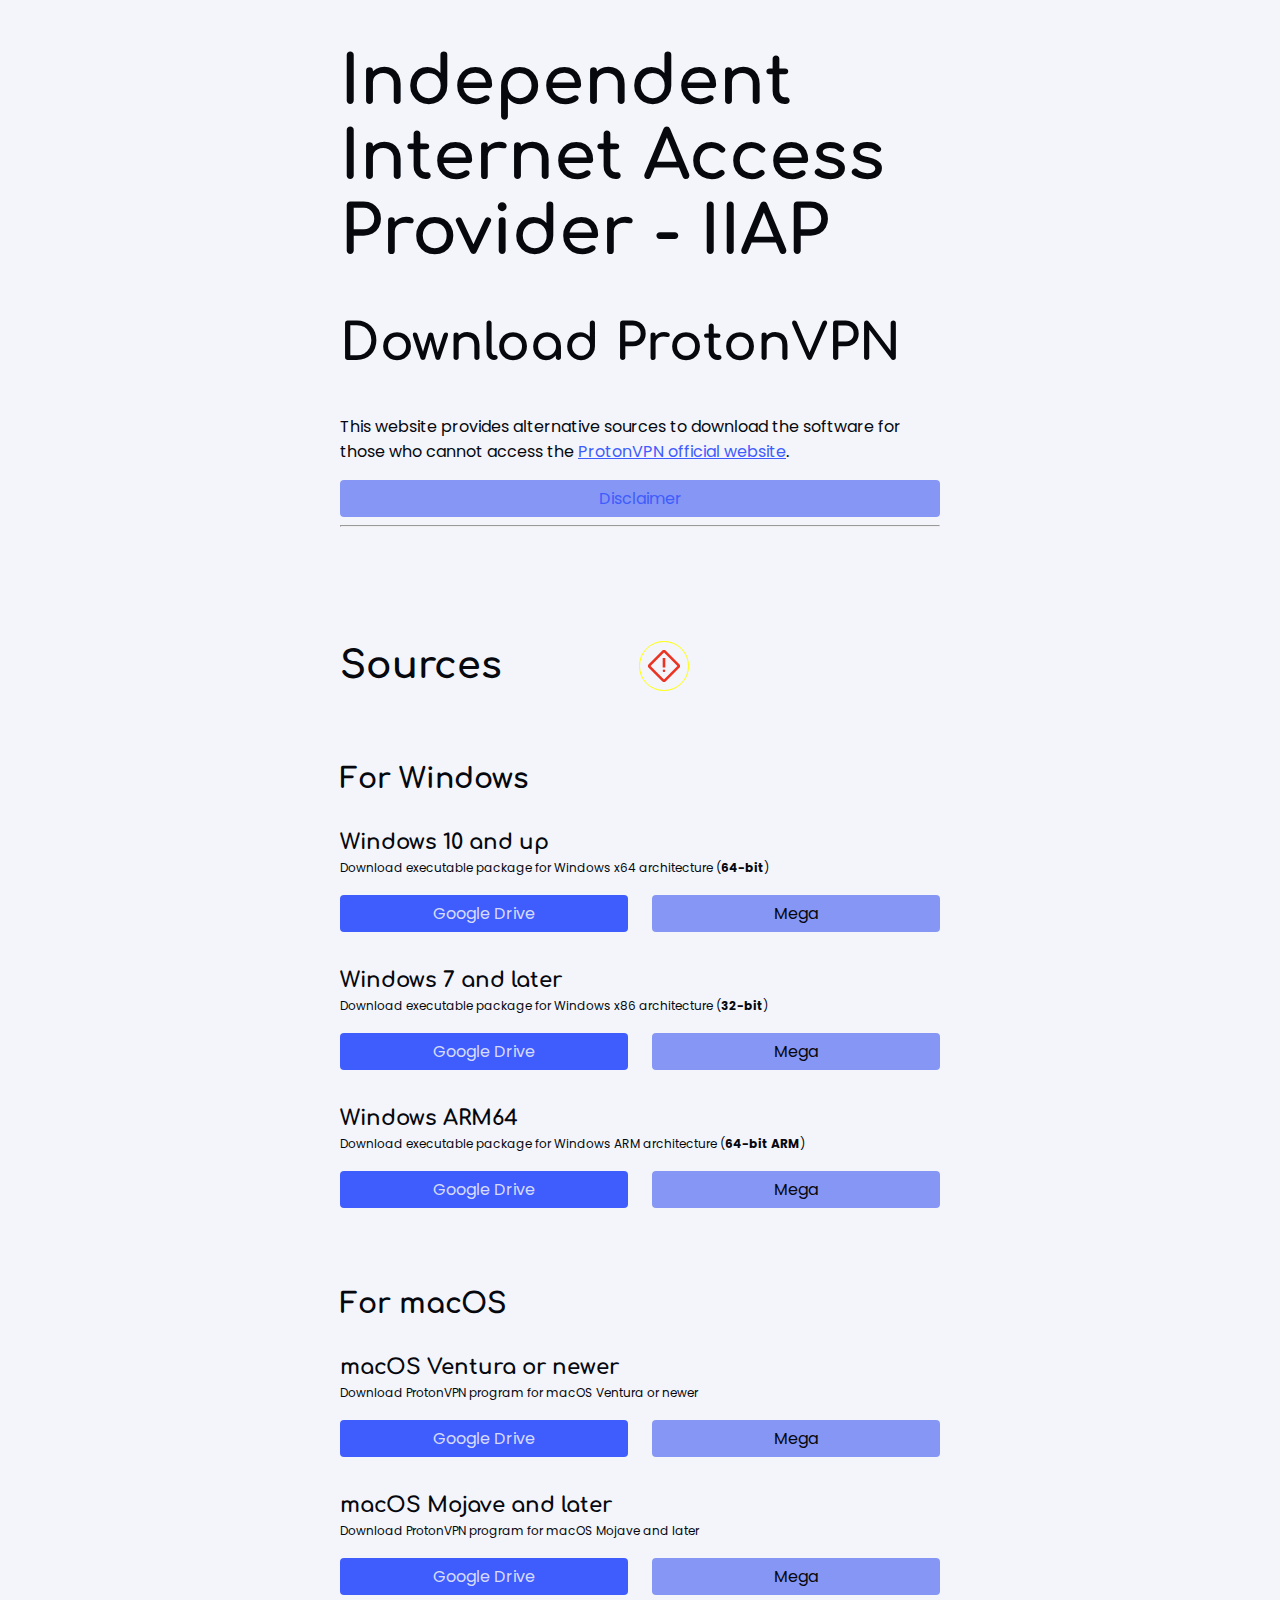
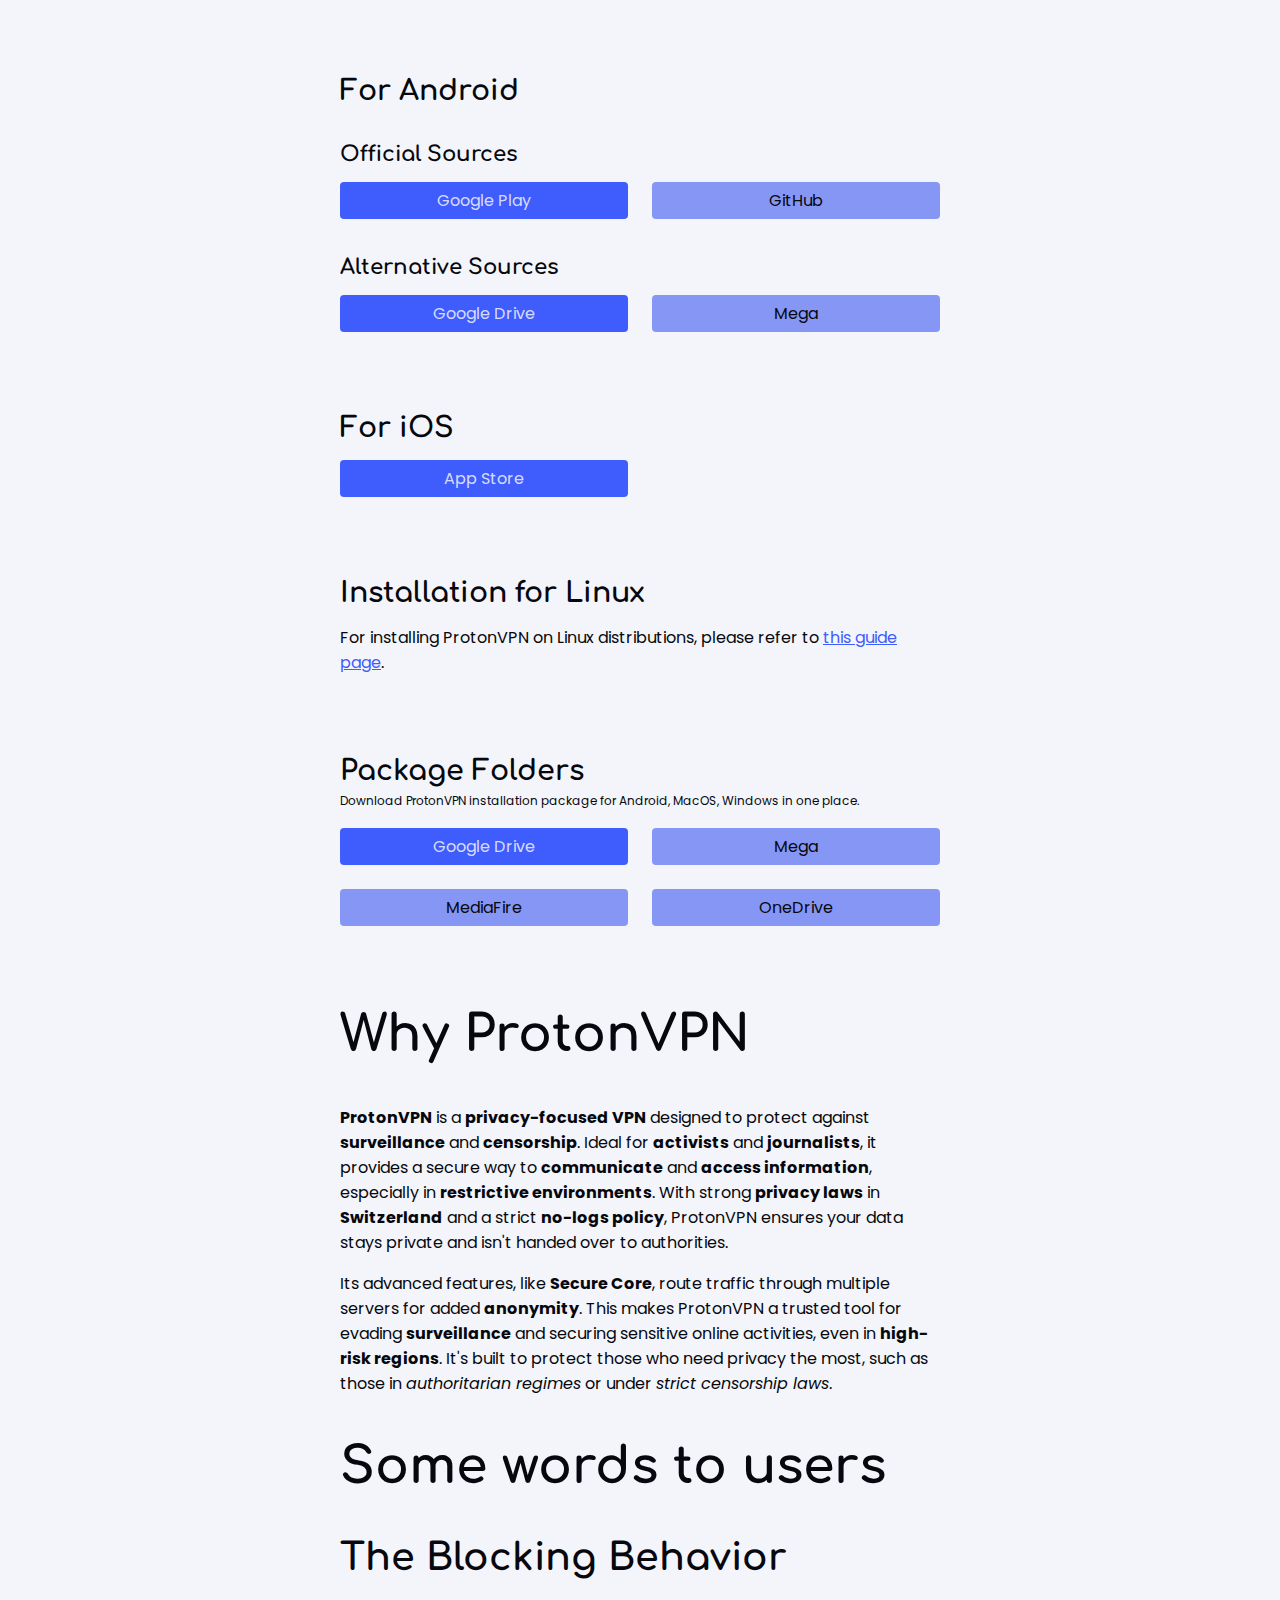
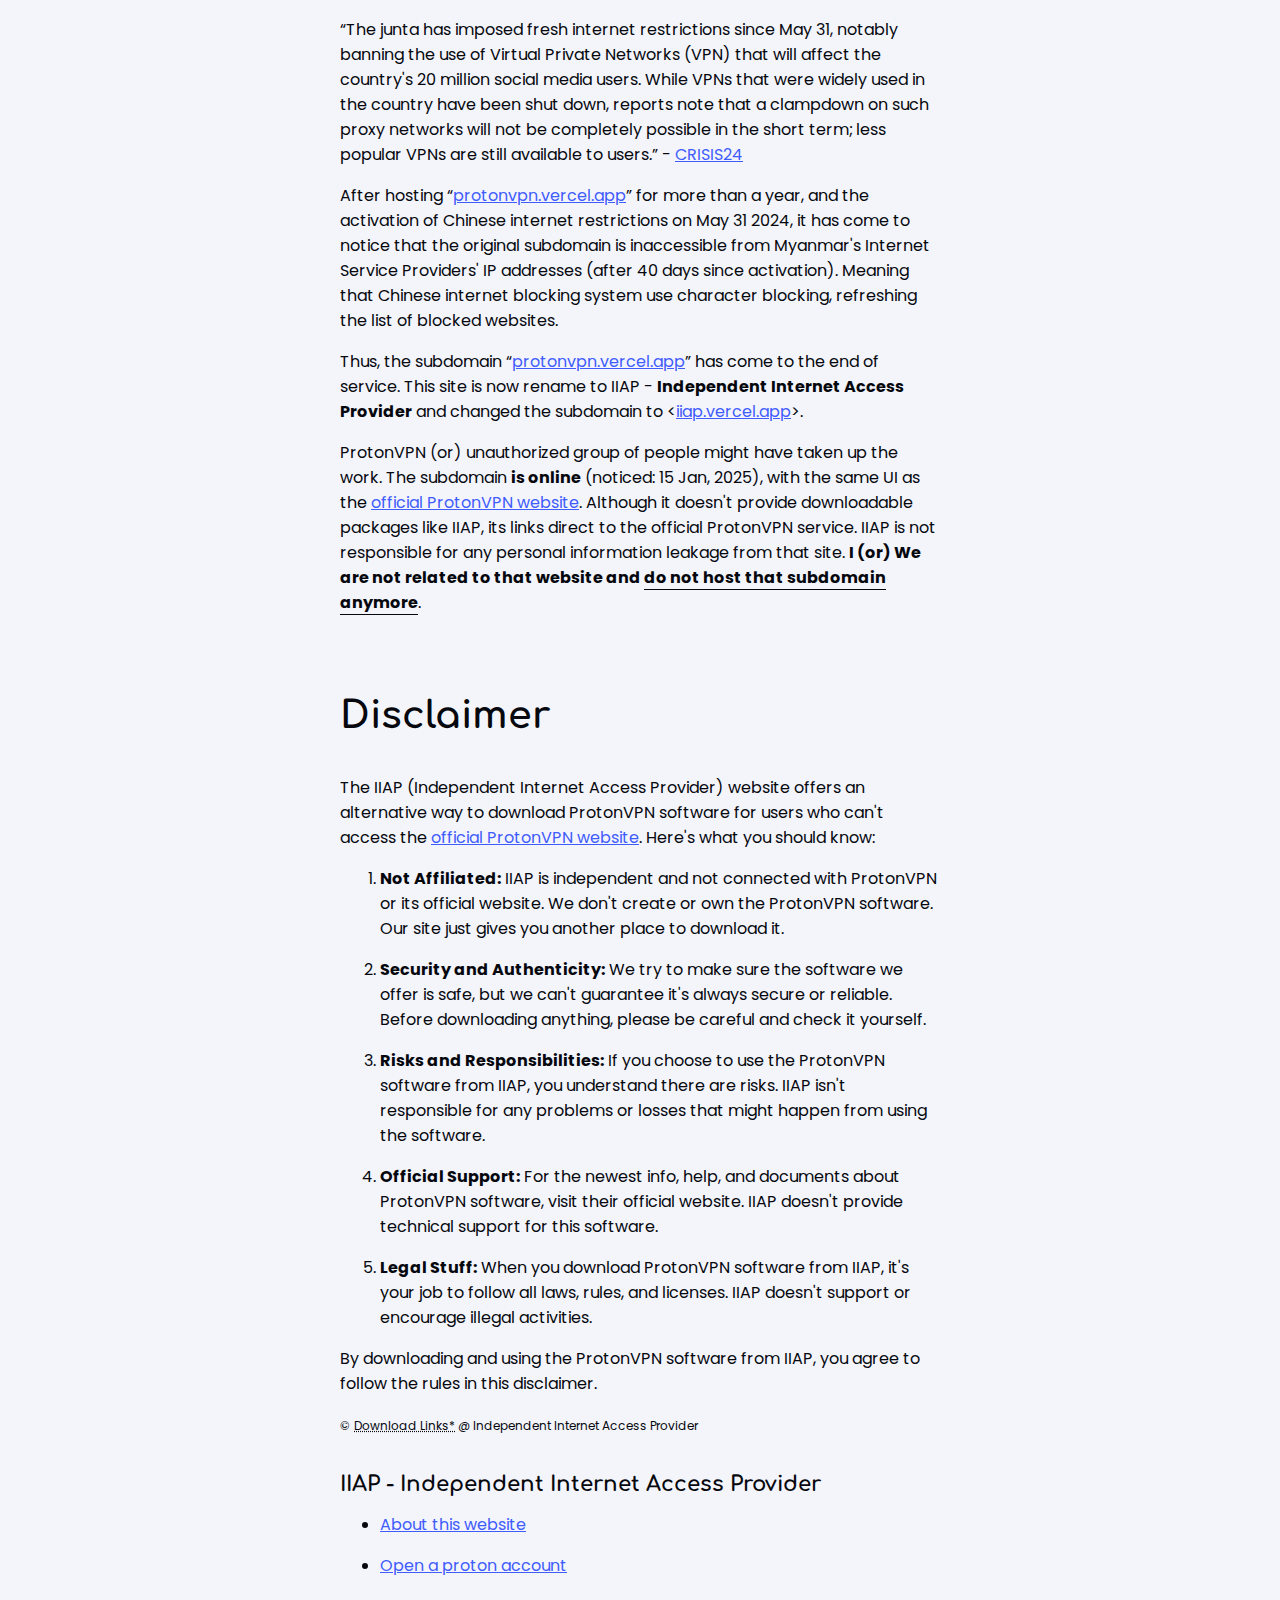
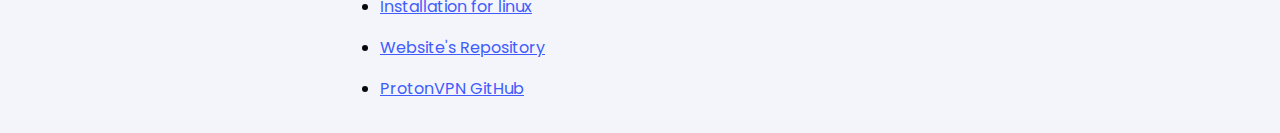
<file: index.html>
<!DOCTYPE html>
<html lang="en">

<head>
    <meta charset="UTF-8">
    <meta name="viewport" content="width=device-width, initial-scale=1.0">
    <title>IIAP - Independent Internet Access Provider</title>
    <meta name="description" content="Download ProtonVPN software from IIAP.">
    <meta name="keywords"
        content="ProtonVPN, IIAP, internet access, VPN, unlimited bandwidth, no-log policy, multi-platform support">

    <meta property="og:title" content="Download ProtonVPN - IIAP">
    <meta property="og:url" content="https://iiap.vercel.app">
    <meta property="og:image" content="assets/img/thumbnail1.png">
    <meta property="og:type" content="website">
    <meta property="og:description" content="Download ProtonVPN software from IIAP.">

    <link rel="stylesheet" href="./src/css/style.css">

    <!-- Comfortaa & Poppins Fonts Import -->
    <link rel="preconnect" href="https://fonts.googleapis.com">
    <link rel="preconnect" href="https://fonts.gstatic.com" crossorigin>
    <link href="https://fonts.googleapis.com/css?family=Comfortaa:700|Poppins:400" rel="stylesheet">

    <!-- website's favicon link -->
    <link rel="shortcut icon" href="favicon.ico" type="image/x-icon">

    <!-- SEO-metadata to schema.org -->
    <meta name=“robots” content=index, nofollow">
    <script type="application/ld+json" id="seo-metadata" tabindex="-1">
		{
		  "@context": "https://schema.org",
		  "@type": "WebSite",
		  "url": "https://iiap.vercel.app/",
		  "potentialAction": {
			"@type": "SearchAction",
			"target": "{search_term_string}",
			"query-input": "required name=search_term_string"
		  },
		  "name": "IIAP - Independent Internet Access Provider",
		  "description": "Access ProtonVPN with unlimited bandwidth, no-log policy, multi-platform support, and Swiss-based privacy protection through IIAP.",
		  "keywords": "ProtonVPN, IIAP, internet access, VPN, unlimited bandwidth, no-log policy, multi-platform support, Swiss-based"
		}
	</script>
</head>

<body>
    <h1>Independent Internet Access Provider - IIAP</h1>
    <main>
        <section>
            <h2>Download ProtonVPN</h2>
            <p>
                This website provides alternative sources to download the software for those who cannot access the <a
                    href="https://protonvpn.com" target="_blank" rel="noopener noreferrer">ProtonVPN official
                    website</a>.
            </p>
            <a href="#disclaimer" class="special-btn">Disclaimer</a>
            <hr>
        </section>
        <section id="sources">
            <div class="wrapper">
                <h3>Sources</h3>
                <span id="disclaimerBtn"><a href="#disclaimer"><img src="./assets/img/warn.svg" width="38px"
                            height="38px" alt="Notice"></a></span>
            </div>

            <!-- source links go here -->
            <section>
                <h4>For Windows</h4>
                <h5>Windows 10 and up</h5>
                <small>Download executable package for Windows x64 architecture (<strong>64-bit</strong>)</small>
                <ul>
                    <li>
                        <a href="https://drive.google.com/file/d/1-QcDKz0-vBzZJzwZ9OGdrhuTJ3fuXq3w/view?usp=drive_link"
                            target="_blank" rel="noopener noreferrer">Google Drive</a>
                    </li>
                    <li>
                        <a href="https://mega.nz/file/EkQ31CjI#KDSPlobLVnoi7U9t3-d4YrDwhuAbWzqkEI2zkfZjemg"
                            target="_blank" rel="noopener noreferrer">Mega</a>
                    </li>
                </ul>
                <h5>Windows 7 and later</h5>
                <small>Download executable package for Windows x86 architecture (<strong>32-bit</strong>)</small>
                <ul>
                    <li>
                        <a href="https://drive.google.com/file/d/1-GxnBUBlcqqot_YgCXdVan1Ub2TfOmxt/view?usp=drive_link"
                            target="_blank" rel="noopener noreferrer">Google Drive</a>
                    </li>
                    <li>
                        <a href="https://mega.nz/file/clYDzaxI#yhVo05JC6ouzzgt93s_dACt0KeOgNPf94s0cKmOwKA4"
                            target="_blank" rel="noopener noreferrer">Mega</a>
                    </li>
                </ul>
                <h5>Windows ARM64</h5>
                <small>Download executable package for Windows ARM architecture (<strong>64-bit ARM</strong>)</small>
                <ul>
                    <li>
                        <a href="https://drive.google.com/file/d/1-H2YzA6GFKPz6FyNCN-xkYB3r2W9mCAd/view?usp=sharing"
                            target="_blank" rel="noopener noreferrer">Google Drive</a>
                    </li>
                    <li>
                        <a href="https://mega.nz/file/ZhY0QIoK#LXENbYlELi9zhYPXDQciC5W1WiSOSZ-_Q8brpM7tmfk"
                            target="_blank" rel="noopener noreferrer">Mega</a>
                    </li>
                </ul>
            </section>
            <section>
                <h4>For macOS</h4>
                <h5>macOS Ventura or newer</h5>
                <small>Download ProtonVPN program for macOS Ventura or newer</small>
                <ul>
                    <li>
                        <a href="https://drive.google.com/file/d/1-SyvImDSm0HYRYsurRdenS9VzHbCajPp/view?usp=drive_link"
                            target="_blank" rel="noopener noreferrer">Google Drive</a>
                    </li>
                    <li>
                        <a href="https://mega.nz/file/5x4ERTyQ#tJtreP5O85KgBvgVDEAIS20xvqHuloHMzqYiSk7SjIg"
                            target="_blank" rel="noopener noreferrer">Mega</a>
                    </li>
                </ul>
                <h5>macOS Mojave and later</h5>
                <small>Download ProtonVPN program for macOS Mojave and later</small>
                <ul>
                    <li>
                        <a href="https://drive.google.com/file/d/1-IdzRkCf0VkbgLZDCW4j3fdMoxzvci5E/view?usp=drive_link"
                            target="_blank" rel="noopener noreferrer">Google Drive</a>
                    </li>
                    <li>
                        <a href="https://mega.nz/file/48Y0GayK#pPj9VnrtmujN2ILipEg2CJU5SFR9Q_uAf0bzIOn8AbI"
                            target="_blank" rel="noopener noreferrer">Mega</a>
                    </li>
                </ul>
            </section>
            <section>
                <h4>For Android</h4>
                <div>
                    <h5>Official Sources</h5>
                    <ul>
                        <li>
                            <a href="https://play.google.com/store/apps/details?id=ch.protonvpn.android&pcampaignid=web_share"
                                target="_blank" rel="noopener noreferrer">Google Play</a>
                        </li>
                        <li>
                            <a href="https://github.com/ProtonVPN/android-app/releases" target="_blank"
                                rel="noopener noreferrer">GitHub</a>
                        </li>
                    </ul>
                </div>
                <div>
                    <h5>Alternative Sources</h5>
                    <ul>
                        <li>
                            <a href="https://drive.google.com/file/d/1-YZAP7UgMu7H2C-2icYLK-nYbZTPG2DI/view?usp=drive_link"
                                target="_blank" rel="noopener noreferrer">Google Drive</a>
                        </li>
                        <li>
                            <a href="https://mega.nz/file/p8hwjZ7I#lSH9uT3ENAsIB9duVYLEIfNjjx1I1I0O8YBTaTu59l4"
                                target="_blank" rel="noopener noreferrer">Mega</a>
                        </li>
                    </ul>
                </div>
            </section>
            <section>
                <h4>For iOS</h4>
                <ul>
                    <li>
                        <a href="https://apps.apple.com/us/app/proton-vpn-fast-secure/id1437005085" target="_blank"
                            rel="noopener noreferrer">App Store</a>
                    </li>
                </ul>
            </section>
            <section>
                <h4>Installation for Linux</h4>
                <p>
                    For installing ProtonVPN on Linux distributions, please refer to <a
                        href="./installation_for_linux.html">this guide page</a>.
                </p>
            </section>
            <section>
                <h4>Package Folders</h4>
                <small>Download ProtonVPN installation package for Android, MacOS, Windows in one place.</small>
                <ul>
                    <li>
                        <a href="https://drive.google.com/drive/folders/1-5F9bkQ0h3vIZjcMd4s6mf_J0udotrfG?usp=sharing"
                            target="_blank" rel="noopener noreferrer">Google Drive</a>
                    </li>
                    <li>
                        <a href="https://mega.nz/folder/1tB3mTwR#OkcinzWoO21_GkAfyqwpFw" target="_blank"
                            rel="noopener noreferrer">Mega</a>
                    </li>
                    <li>
                        <a href="https://www.mediafire.com/folder/w6188mngghocf/hosted_files" target="_blank"
                            rel="noopener noreferrer">MediaFire</a>
                    </li>
                    <li>
                        <a href="https://1drv.ms/f/c/6338f319b1b1b6e9/ErLfm_Lo7jBGkDDhJhS-3hIBIIH8gB79NZ6-kqUFtZdGRQ?e=5qvN7V"
                            target="_blank" rel="noopener noreferrer">OneDrive</a>
                    </li>
                </ul>
            </section>
        </section>
    </main>
    <section>
        <article>
            <h2>Why ProtonVPN</h2>
            <p>
                <strong>ProtonVPN</strong> is a <strong>privacy-focused VPN</strong> designed to protect against
                <strong>surveillance</strong> and <strong>censorship</strong>. Ideal for <strong>activists</strong> and
                <strong>journalists</strong>, it provides a secure way to <strong>communicate</strong> and
                <strong>access information</strong>, especially in <strong>restrictive environments</strong>. With
                strong <strong>privacy laws</strong> in <strong>Switzerland</strong> and a strict <strong>no-logs
                    policy</strong>, ProtonVPN ensures your data stays private and isn't handed over to authorities.
            </p>
            <p>
                Its advanced features, like <strong>Secure Core</strong>, route traffic through multiple servers for
                added <strong>anonymity</strong>. This makes ProtonVPN a trusted tool for evading
                <strong>surveillance</strong> and securing sensitive online activities, even in <strong>high-risk
                    regions</strong>. It's built to protect those who need privacy the most, such as those in
                <em>authoritarian regimes</em> or under <em>strict censorship laws</em>.
            </p>
        </article>
        <article>
            <h2>Some words to users</h2>
            <article>
                <h3>The Blocking Behavior</h3>
                <p>
                    &OpenCurlyDoubleQuote;The junta has imposed fresh internet restrictions since May 31, notably
                    banning the use of Virtual Private Networks (VPN) that will affect the country's 20 million social
                    media users. While VPNs that were widely used in the country have been shut down, reports note that
                    a clampdown on such proxy networks will not be completely possible in the short term; less popular
                    VPNs are still available to users.&CloseCurlyDoubleQuote; - <a
                        href="https://web.archive.org/web/20240609110904/https://crisis24.garda.com/alerts/2024/06/myanmar-fresh-internet-restrictions-imposed-nationwide-as-of-june-7-amid-ongoing-clashes-in-several-states-across-myanmar-update-7#expand"
                        target="_blank" rel="noopener noreferrer">CRISIS24</a>
                </p>
                <p>
                    After hosting “<a href="https://protonvpn.vercel.app" target="_blank">protonvpn.vercel.app</a>” for
                    more than a year, and the activation of Chinese internet restrictions on May 31 2024, it has come to
                    notice that the original subdomain is inaccessible from Myanmar's Internet Service Providers' IP
                    addresses (after 40 days since activation). Meaning that Chinese internet blocking system use
                    character blocking, refreshing the list of blocked websites.
                </p>
                <p>
                    Thus, the subdomain “<a href="https://protonvpn.vercel.app"
                        target="_blank">protonvpn.vercel.app</a>” has come to the end of service. This site is now
                    rename to IIAP - <strong>Independent Internet Access Provider</strong> and changed the subdomain to
                    <<a href="https://iiap.vercel.app">iiap.vercel.app</a>>.
                </p>
                <p>
                    ProtonVPN (or) unauthorized group of people might have taken up the work. The subdomain <strong>is
                        online</strong> (noticed: 15 Jan, 2025), with the same UI as the <a href="https://protonvpn.com"
                        target="_blank" rel="noopener noreferrer">official ProtonVPN website</a>. Although it doesn't
                    provide downloadable packages like IIAP, its links direct to the official ProtonVPN service. IIAP is
                    not responsible for any personal information leakage from that site. <strong>I (or) We are not
                        related to that website and <span style="border-bottom: 1px solid;">do not host that subdomain
                            anymore</span></strong>.
                </p>
            </article>
        </article>
    </section>
    <article>
        <h3 id="disclaimer">Disclaimer</h3>
        <p>
            The IIAP (Independent Internet Access Provider) website offers an alternative way to download ProtonVPN
            software for users who can't access the <a href="https://protonvpn.com" target="_blank"
                rel="noopener noreferrer">official ProtonVPN website</a>. Here's what you should know:
        </p>
        <ol>
            <li>
                <p>
                    <strong>Not Affiliated:</strong> IIAP is independent and not connected with ProtonVPN or its
                    official website. We don't create or own the ProtonVPN software. Our site just gives you another
                    place to download it.
                </p>
            </li>
            <li>
                <p>
                    <strong>Security and Authenticity:</strong> We try to make sure the software we offer is safe, but
                    we can't guarantee it's always secure or reliable. Before downloading anything, please be careful
                    and check it yourself.
                </p>
            </li>
            <li>
                <p>
                    <strong>Risks and Responsibilities:</strong> If you choose to use the ProtonVPN software from <span
                        class="name">IIAP</span>, you understand there are risks. IIAP isn't responsible for any
                    problems or losses that might happen from using the software.
                </p>
            </li>
            <li>
                <p>
                    <strong>Official Support:</strong> For the newest info, help, and documents about ProtonVPN
                    software, visit their official website. IIAP doesn't provide technical support for this software.
                </p>
            </li>
            <li>
                <p>
                    <strong>Legal Stuff:</strong> When you download ProtonVPN software from IIAP, it's your job to
                    follow all laws, rules, and licenses. <span class="name">IIAP</span> doesn't support or encourage
                    illegal activities.
                </p>
            </li>
        </ol>
        <p>
            By downloading and using the ProtonVPN software from IIAP, you agree to follow the rules in this disclaimer.
        </p>
        <small>&copy; <abbr title="Only applies to links, not the contents that the link direct to.">Download
                Links&ast;</abbr> &commat; Independent Internet Access Provider</small>
    </article>
    <footer>
        <h5>IIAP - Independent Internet Access Provider</h5>
        <ul class="footer-links">
            <li><a href="./about.html">About this website</a></li>
            <li><a href="./open_a_proton_account.html">Open a proton account</a></li>
            <li><a href="./installation_for_linux.html">Installation for linux</a></li>
            <li><a target="_blank" href="https://github.com/ppzh0/protonvpn">Website's Repository</a></li>
            <li><a target="_blank" href="https://github.com/ProtonVPN">ProtonVPN GitHub</a></li>
        </ul>
    </footer>

    <script src="./src/js/script.js"></script>
</body>

</html>
</file>
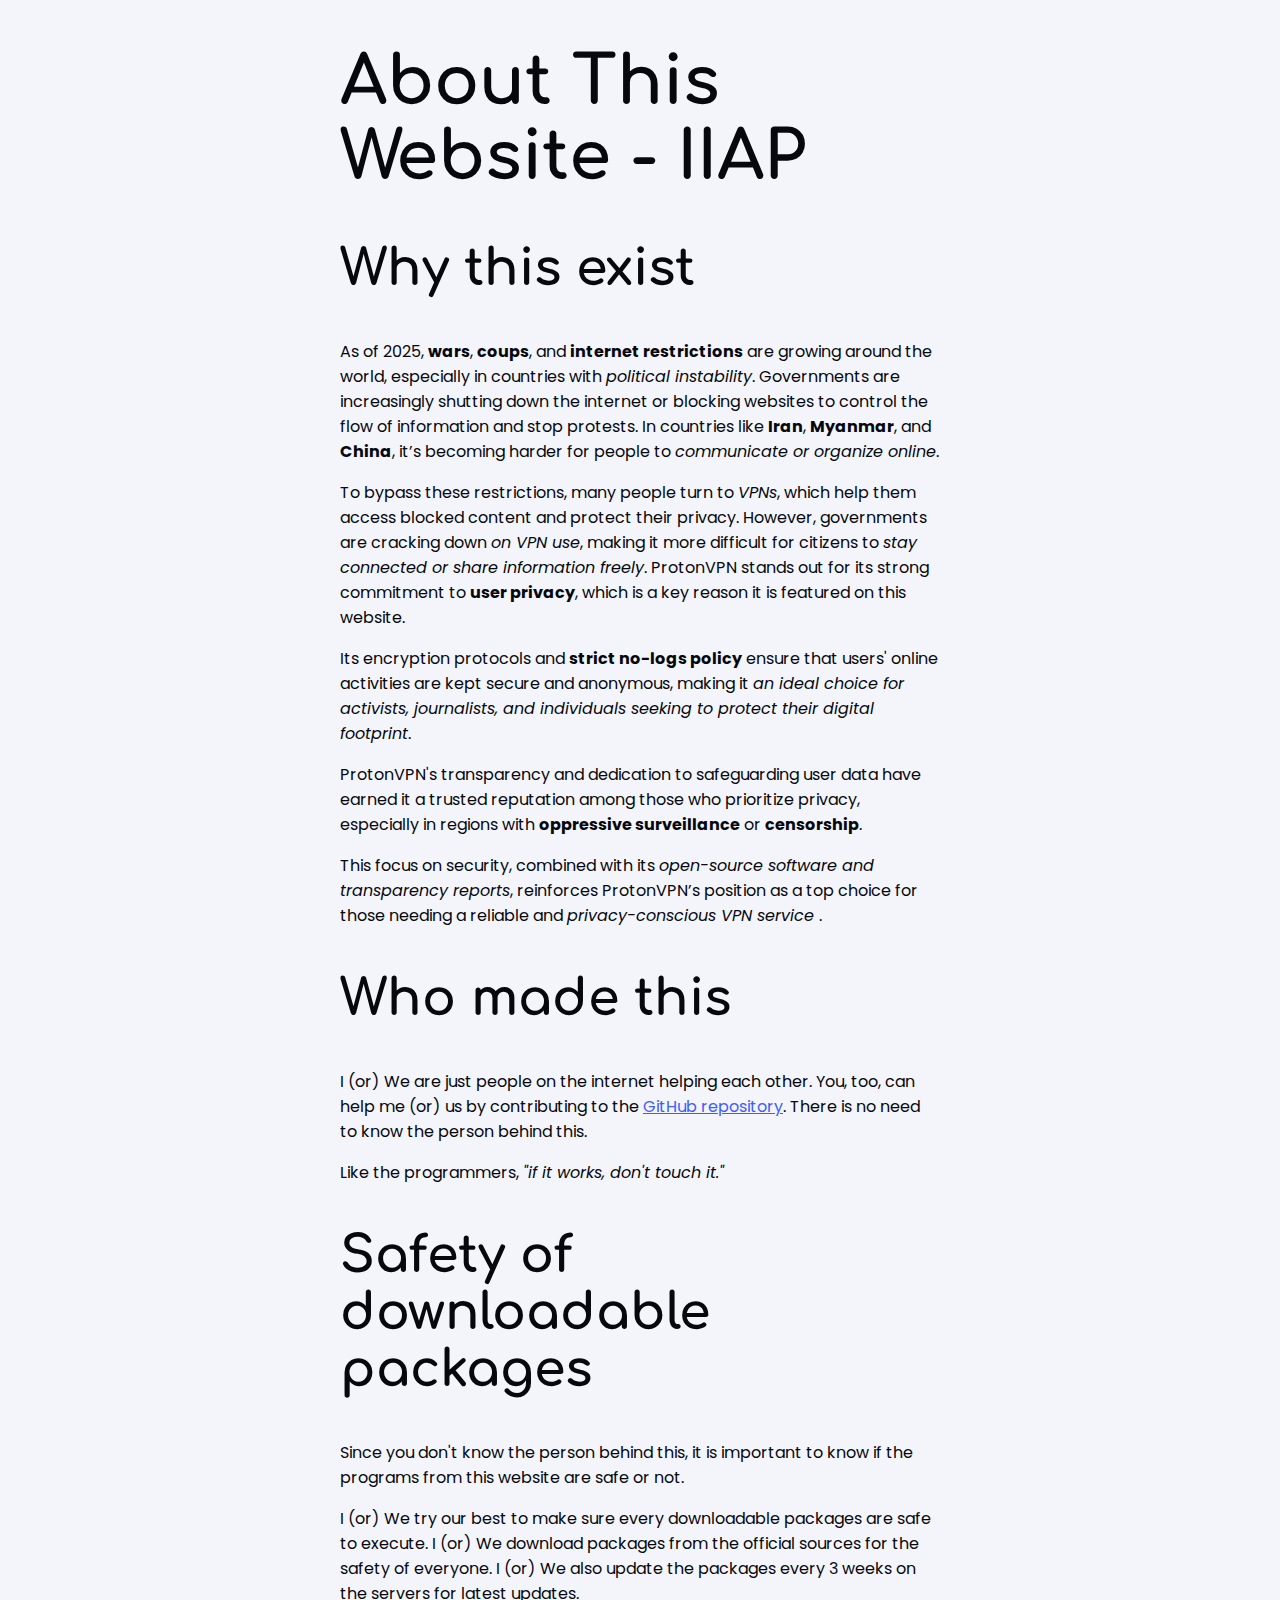
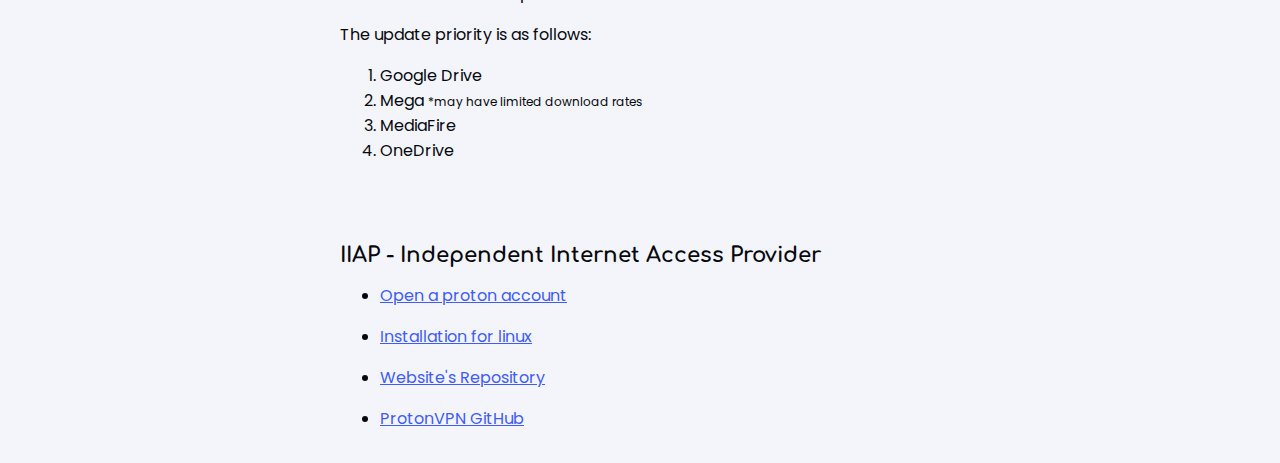
<file: about.html>
<!DOCTYPE html>
<html lang="en">

<head>
    <meta charset="UTF-8">
    <meta name="viewport" content="width=device-width, initial-scale=1.0">
    <title>About This Website - IIAP</title>
    <meta name="description" content="About This Website - Know More About Us - IIAP">
    <meta name="keywords"
        content="ProtonVPN, IIAP, internet access, VPN, unlimited bandwidth, no-log policy, multi-platform support">

    <meta property="og:title" content="About This Website - Know More About Us - IIAP">
    <meta property="og:url" content="https://iiap.vercel.app">
    <meta property="og:image" content="assets/img/thumbnail1.png">
    <meta property="og:type" content="article">
    <meta property="og:description" content="About This Website - Know More About Us - IIAP">

    <link rel="stylesheet" href="./src/css/style.css">

    <!-- Comfortaa & Poppins Fonts Import -->
    <link rel="preconnect" href="https://fonts.googleapis.com">
    <link rel="preconnect" href="https://fonts.gstatic.com" crossorigin>
    <link href="https://fonts.googleapis.com/css?family=Comfortaa:700|Poppins:400" rel="stylesheet">

    <!-- website's favicon link -->
    <link rel="shortcut icon" href="favicon.ico" type="image/x-icon">

    <!-- SEO-metadata to schema.org -->
    <meta name=“robots” content=index, nofollow">
    <script type="application/ld+json" id="seo-metadata" tabindex="-1">
		{
		    "@context": "https://schema.org",
		    "@type": "WebSite",
		    "url": "https://iiap.vercel.app/",
		    "potentialAction": {
			"@type": "SearchAction",
			"target": "{search_term_string}",
			"query-input": "required name=search_term_string"
		    },
		    "name": "IIAP - Independent Internet Access Provider",
		    "description": "Access ProtonVPN with unlimited bandwidth, no-log policy, multi-platform support, and Swiss-based privacy protection through IIAP.",
		    "keywords": "ProtonVPN, IIAP, internet access, VPN, unlimited bandwidth, no-log policy, multi-platform support, Swiss-based"
		}
	</script>
</head>

<body>
    <h1>About This Website - IIAP</h1>
    <main>
        <section>
            <article>
                <h2>Why this exist</h2>
                <p>
                    As of 2025, <strong>wars</strong>, <strong>coups</strong>, and <strong>internet restrictions</strong> are growing around the world, especially in countries with <em>political instability</em>. Governments are increasingly shutting down the internet or blocking websites to control the flow of information and stop protests. In countries like <strong>Iran</strong>, <strong>Myanmar</strong>, and <strong>China</strong>, it’s becoming harder for people to <em>communicate or organize online</em>.
                </p>
                <p>
                     To bypass these restrictions, many people turn to <em>VPNs</em>, which help them access blocked content and protect their privacy. However, governments are cracking down <em>on VPN use</em>, making it more difficult for citizens to <em>stay connected or share information freely</em>. ProtonVPN stands out for its strong commitment to <strong>user privacy</strong>, which is a key reason it is featured on this website.
                </p>
                <p>
                    Its encryption protocols and <strong>strict no-logs policy</strong> ensure that users' online activities are kept secure and anonymous, making it <em>an ideal choice for activists, journalists, and individuals seeking to protect their digital footprint</em>.
                </p>
                <p>
                    ProtonVPN's transparency and dedication to safeguarding user data have earned it a trusted reputation among those who prioritize privacy, especially in regions with <strong>oppressive surveillance</strong> or <strong>censorship</strong>.
                </p>
                <p>
                    This focus on security, combined with its <em>open-source software and transparency reports</em>, reinforces ProtonVPN’s position as a top choice for those needing a reliable and <em> privacy-conscious VPN service </em>.
                </p>
            </article>
            <article>
                <h2>Who made this</h2>
                <p>
                    I (or) We are just people on the internet helping each other. You, too, can help me (or) us by contributing to the <a href="https://github.com/ppzh0/protonvpn" target="_blank" rel="noopener noreferrer">GitHub repository</a>. There is no need to know the person behind this. 
                </p>
                <p>
                    Like the programmers, <em>"if it works, don't touch it."</em>
                </p>
            </article>
            <article>
                <h2>Safety of downloadable packages</h2>
                <p>
                    Since you don't know the person behind this, it is important to know if the programs from this
                    website are safe or not.
                </p>
                <p>
                    I (or) We try our best to make sure every downloadable packages are safe to execute. I (or) We
                    download packages from the official sources for the safety of everyone. I (or) We also update the
                    packages every 3 weeks on the servers for latest updates.
                </p>
                <p>
                    The update priority is as follows:
                <ol>
                    <li>Google Drive</li>
                    <li>Mega <small>*may have limited download rates</small></li>
                    <li>MediaFire</li>
                    <li>OneDrive</li>
                </ol>
                </p>
            </article>
        </section>
    </main>
    <footer>
        <h5>IIAP - Independent Internet Access Provider</h5>
        <ul class="footer-links">
            <!-- <li><a href="./about.html">About this website</a></li> -->
            <li><a href="./open_a_proton_account.html">Open a proton account</a></li>
            <li><a href="./installation_for_linux.html">Installation for linux</a></li>
            <li><a target="_blank" href="https://github.com/ppzh0/protonvpn">Website's Repository</a></li>
            <li><a target="_blank" href="https://github.com/ProtonVPN">ProtonVPN GitHub</a></li>
        </ul>
    </footer>
</body>

</html>
</file>
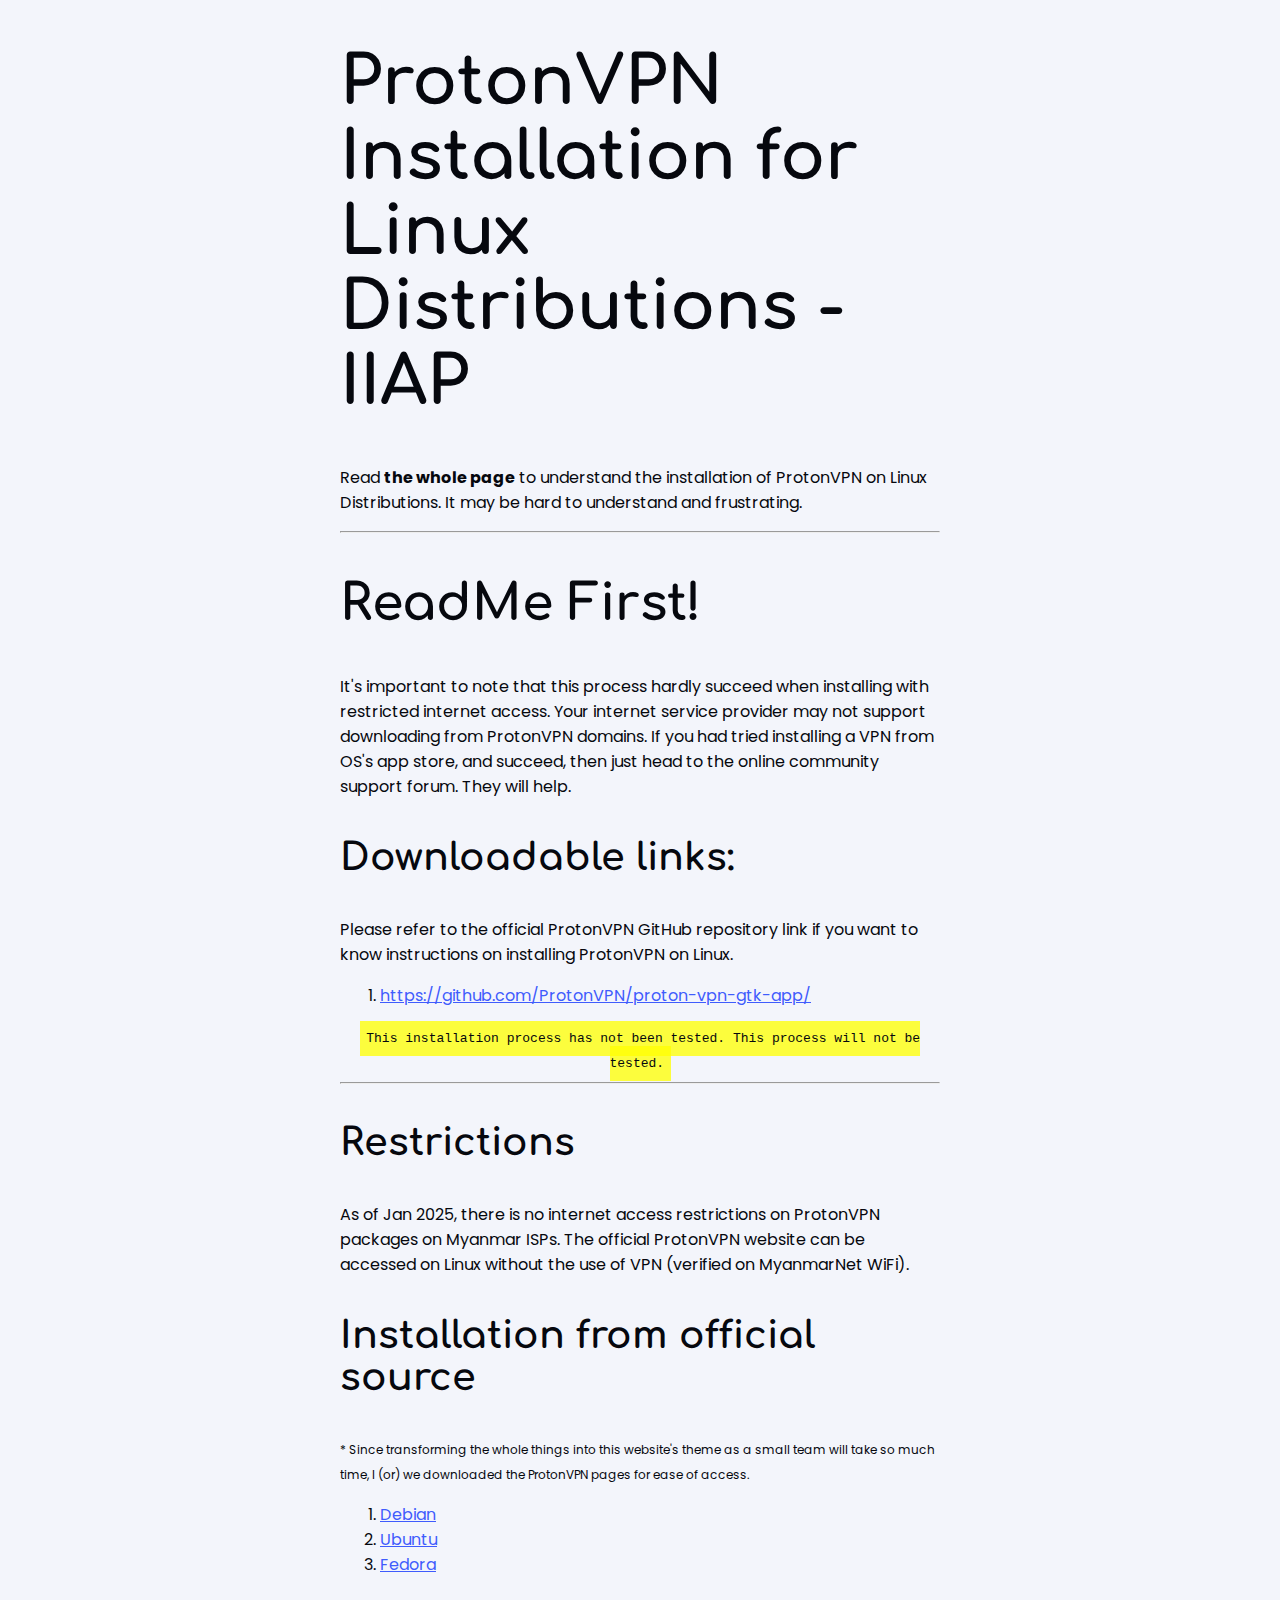
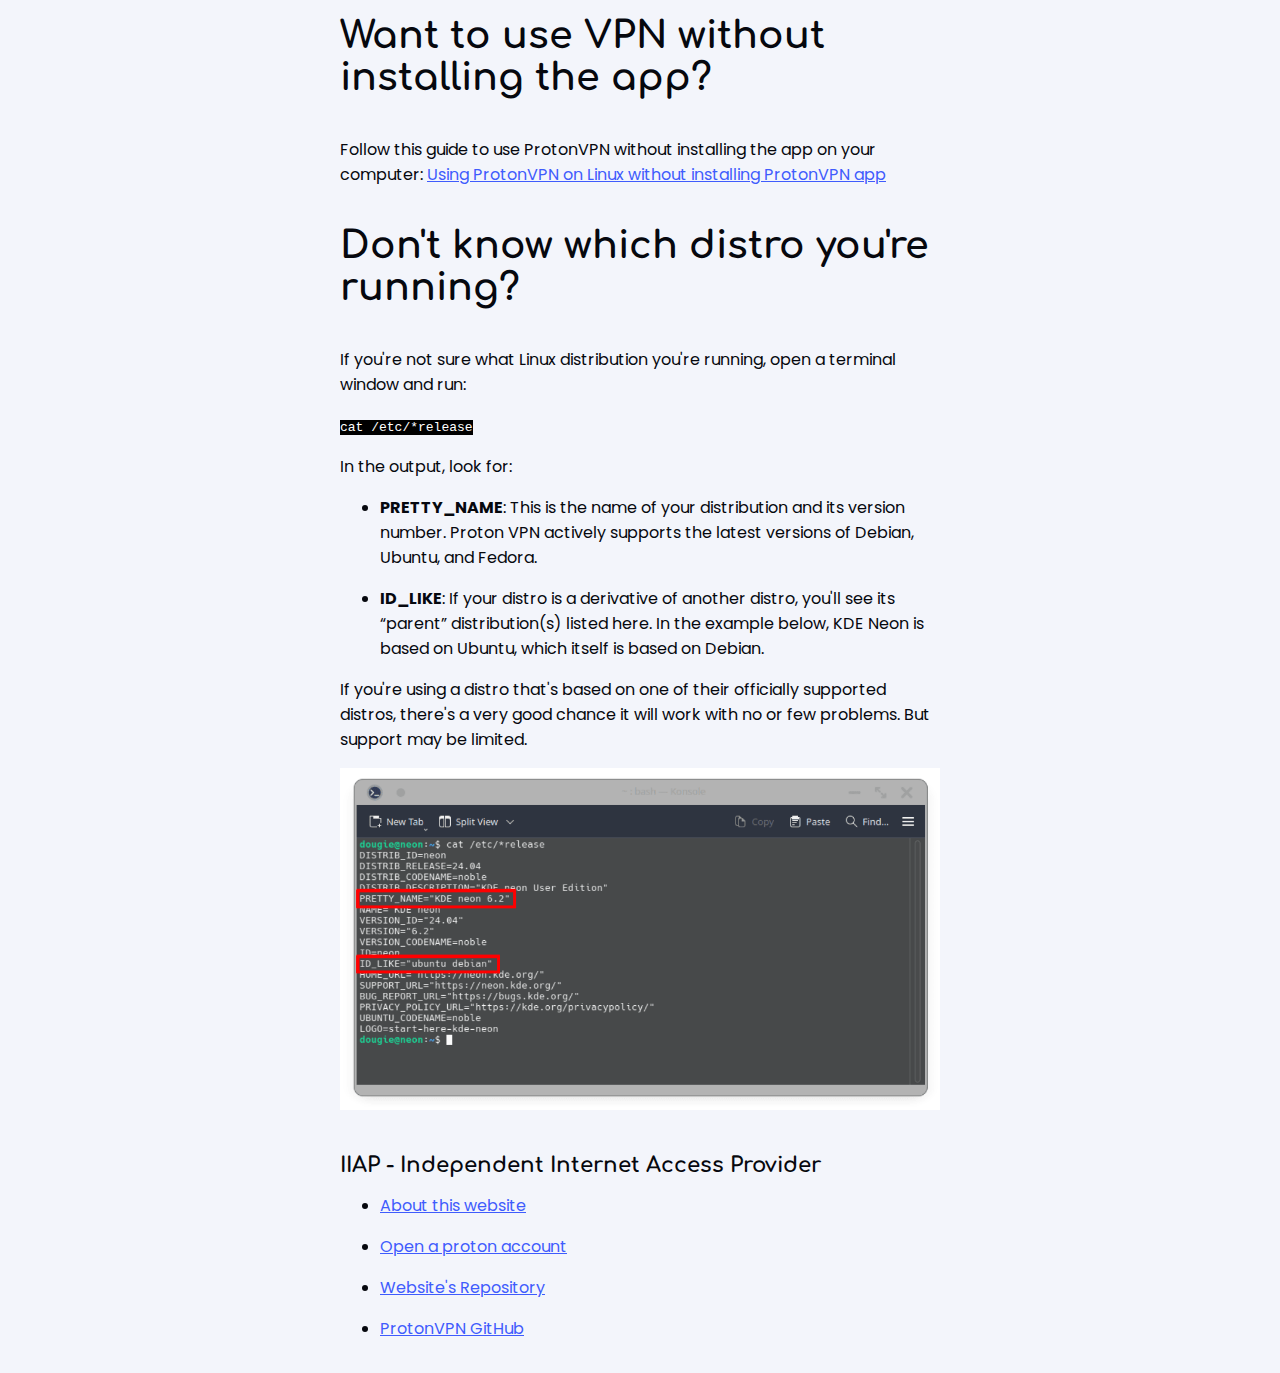
<file: installation_for_linux.html>
<!DOCTYPE html>
<html lang="en">

<head>
    <meta charset="UTF-8">
    <meta name="viewport" content="width=device-width, initial-scale=1.0">
    <title>Install ProtonVPN on Linux - IIAP</title>
    <meta name="description" content="Visit this page to learn more about installing ProtonVPN on Linux distros!">
    <meta name="keywords"
        content="ProtonVPN, IIAP, internet access, VPN, unlimited bandwidth, no-log policy, multi-platform support">

    <meta property="og:title" content="Install ProtonVPN on Linux - IIAP">
    <meta property="og:url" content="https://iiap.vercel.app">
    <meta property="og:image" content="assets/img/thumbnail2.png">
    <meta property="og:type" content="article">
    <meta property="og:description"
        content="Visit this page to learn more about installing ProtonVPN on Linux distros!">

    <link rel="stylesheet" href="./src/css/style.css">

    <!-- Comfortaa & Poppins Fonts Import -->
    <link rel="preconnect" href="https://fonts.googleapis.com">
    <link rel="preconnect" href="https://fonts.gstatic.com" crossorigin>
    <link href="https://fonts.googleapis.com/css?family=Comfortaa:700|Poppins:400" rel="stylesheet">

    <!-- website's favicon link -->
    <link rel="shortcut icon" href="favicon.ico" type="image/x-icon">

    <meta name=“robots” content=index, nofollow”>
    <script type="application/ld+json" id="seo-metadata" tabindex="-1">
		{
		  "@context": "https://schema.org",
		  "@type": "WebSite",
		  "url": "https://iiap.vercel.app/",
		  "potentialAction": {
			"@type": "SearchAction",
			"target": "{search_term_string}",
			"query-input": "required name=search_term_string"
		  },
		  "name": "ProtonVPN - Independent Internet Access Provider",
		  "description": "Access ProtonVPN with unlimited bandwidth, no-log policy, multi-platform support, and Swiss-based privacy protection through IIAP.",
		  "keywords": "ProtonVPN, IIAP, internet access, VPN, unlimited bandwidth, no-log policy, multi-platform support, Swiss-based, account, Proton Account, account creation, instructions, resources"
		}
	</script>

    <style>
        #mobile {
            display: none;
        }

        #desktop {
            display: none;
        }

        @media screen and (min-width: 700px) {
            #desktop {
                display: block;
            }
        }

        @media screen and (max-width: 699.9px) {
            #mobile {
                display: block;
            }
        }
    </style>
</head>

<body>
    <h1>ProtonVPN Installation for Linux Distributions - IIAP</h1>
    <main>
        <article>
            <p>
                Read <strong>the whole page</strong> to understand the installation of ProtonVPN on Linux Distributions.
                It may be hard to understand and frustrating.
            </p>
        </article>
        <hr>
        <article>
            <h2>ReadMe First!</h2>
            <p>
                It's important to note that this process hardly succeed when installing with restricted internet access.
                Your internet service provider may not support downloading from ProtonVPN domains. If you had tried
                installing a VPN from OS's app store, and succeed, then just head to the online community support forum.
                They will help.
            </p>
            <!-- <p>
                We are sorry for the inconvenience. As of now, we are unable to provide instructions on installing on linux
                distros with restricted internet access. If you have tired installing and succeed, please feel free to make
                a pull request to our github repository.
            </p> -->
            <h3>Downloadable links:</h3>
            <p>
                Please refer to the official ProtonVPN GitHub repository link if you want to know instructions on
                installing ProtonVPN on Linux.
            </p>
            <ol>
                <li>
                    <a href="https://github.com/ProtonVPN/proton-vpn-gtk-app/" target="_blank"
                        rel="noopener noreferrer">https://github.com/ProtonVPN/proton-vpn-gtk-app/</a>
                </li>
            </ol>
            <div style="text-align: center;">
                <code
                    style="background-color: var(--warn); padding: 0.6rem 0.4rem;">This installation process has not been tested. This process will not be tested.</code>
            </div>
        </article>
        <hr>
        <article>
            <h3>Restrictions</h3>
            <p>
                As of Jan 2025, there is no internet access restrictions on ProtonVPN packages on Myanmar ISPs. The
                official ProtonVPN website can be accessed on Linux without the use of VPN (verified on MyanmarNet
                WiFi).
            </p>
        </article>
        <article>
            <h3>Installation from official source</h3>
            <small>
                * Since transforming the whole things into this website's theme as a small team will take so much time,
                I (or) we downloaded the ProtonVPN pages for ease of access.
            </small>
            <ol>
                <li><a href="./etc/Debian.html">Debian</a></li>
                <li><a href="./etc/Ubuntu.html">Ubuntu</a></li>
                <li><a href="./etc/Fedora.html">Fedora</a></li>
            </ol>
        </article>
        <article>
            <h3>Want to use VPN without installing the app?</h3>
            <p>
                Follow this guide to use ProtonVPN without installing the app on your computer: <a
                    href="./use_protonvpn_without_app_on_linux.html">Using ProtonVPN on Linux without installing
                    ProtonVPN app</a>
            </p>
        </article>
        <article>
            <h3>Don't know which distro you're running?</h3>
            <p>
                If you're not sure what Linux distribution you're running, open a terminal window and run:
            </p>
            <code style="background-color: #000;color: #fff;">cat /etc/*release</code>
            <p>
                In the output, look for:
            <ul>
                <li>
                    <p>
                        <strong>PRETTY_NAME</strong>: This is the name of your distribution and its version number.
                        Proton VPN actively supports the latest versions of Debian, Ubuntu, and Fedora.
                    </p>
                </li>
                <li>
                    <p>
                        <strong>ID_LIKE</strong>: If your distro is a derivative of another distro, you'll see its
                        “parent” distribution(s) listed here. In the example below, KDE Neon is based on Ubuntu, which
                        itself is based on Debian.
                    </p>
                </li>
            </ul>
            If you're using a distro that's based on one of their officially supported distros, there's a very good
            chance it will work with no or few problems. But support may be limited.
            </p>
            <img src="./assets/ofc-img/linux-version-1-2.png" alt="linux-terminal" width="100%" height="auto">
        </article>
    </main>
    <footer>
        <h5>IIAP - Independent Internet Access Provider</h5>
        <ul class="footer-links">
            <li><a href="./about.html">About this website</a></li>
            <li><a href="./open_a_proton_account.html">Open a proton account</a></li>
            <!-- <li><a href="./installation_for_linux.html">Installation for linux</a></li> -->
            <li><a target="_blank" href="https://github.com/ppzh0/protonvpn">Website's Repository</a></li>
            <li><a target="_blank" href="https://github.com/ProtonVPN">ProtonVPN GitHub</a></li>
        </ul>
    </footer>
</body>

</html>
</file>
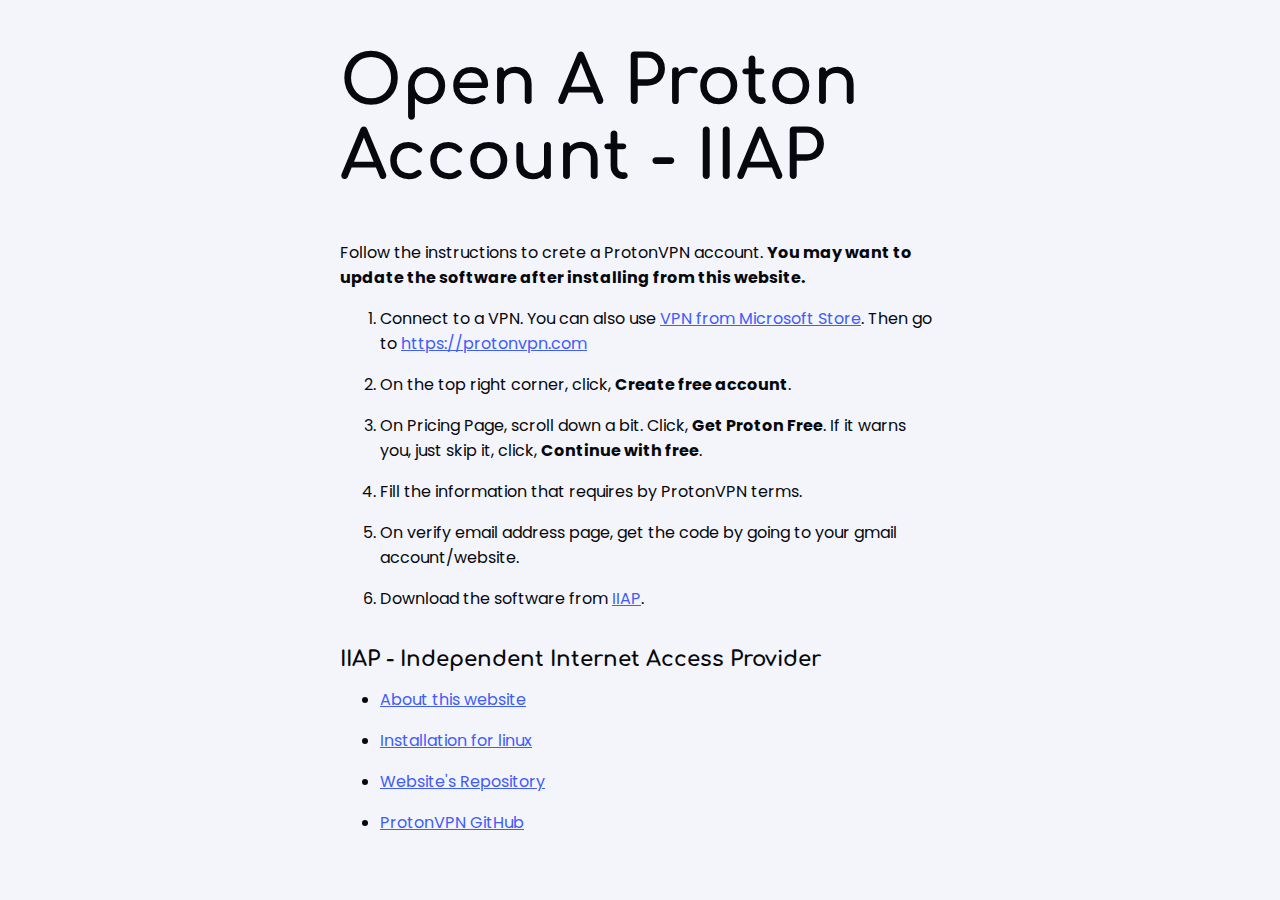
<file: open_a_proton_account.html>
<!DOCTYPE html>
<html lang="en">

<head>
    <meta charset="UTF-8">
    <meta name="viewport" content="width=device-width, initial-scale=1.0">
    <title>Open A Proton Account - IIAP</title>
    <meta name="description" content="Visit here to open a Proton account">
    <meta name="keywords"
        content="ProtonVPN, IIAP, internet access, VPN, unlimited bandwidth, no-log policy, multi-platform support">

    <meta property="og:title" content="Open A Proton Account - IIAP">
    <meta property="og:url" content="https://iiap.vercel.app">
    <meta property="og:image" content="assets/img/thumbnail2.png">
    <meta property="og:type" content="article">
    <meta property="og:description" content="Visit here to open a Proton account">

    <link rel="stylesheet" href="./src/css/style.css">

    <!-- Comfortaa & Poppins Fonts Import -->
    <link rel="preconnect" href="https://fonts.googleapis.com">
    <link rel="preconnect" href="https://fonts.gstatic.com" crossorigin>
    <link href="https://fonts.googleapis.com/css?family=Comfortaa:700|Poppins:400" rel="stylesheet">

    <!-- website's favicon link -->
    <link rel="shortcut icon" href="favicon.ico" type="image/x-icon">
    
    <meta name=“robots” content=index, nofollow”>
    <script type="application/ld+json" id="seo-metadata" tabindex="-1">
		{
		  "@context": "https://schema.org",
		  "@type": "WebSite",
		  "url": "https://iiap.vercel.app/",
		  "potentialAction": {
			"@type": "SearchAction",
			"target": "{search_term_string}",
			"query-input": "required name=search_term_string"
		  },
		  "name": "ProtonVPN - Independent Internet Access Provider",
		  "description": "Access ProtonVPN with unlimited bandwidth, no-log policy, multi-platform support, and Swiss-based privacy protection through IIAP.",
		  "keywords": "ProtonVPN, IIAP, internet access, VPN, unlimited bandwidth, no-log policy, multi-platform support, Swiss-based, account, Proton Account, account creation, instructions, resources"
		}
	</script>

    <style>
        #mobile {
            display: none;
        }

        #desktop {
            display: none;
        }

        @media screen and (min-width: 700px) {
            #desktop {
                display: block;
            }
        }

        @media screen and (max-width: 699.999px) {
            #mobile {
                display: block;
            }
        }
    </style>
</head>

<body>
    <h1>Open A Proton Account - IIAP</h1>
    <main>
        <article>
            <p>
                Follow the instructions to crete a ProtonVPN account.
                <strong>You may want to update the software after installing from this website.</strong>
            </p>
        </article>
        <article>
            <ol id="desktop">
                <li>
                    <p>
                        Connect to a VPN. You can also use <a href="https://apps.microsoft.com/store/search/vpn"
                            target="_blank">VPN from Microsoft Store</a>. Then go to <a href="https://protonvpn.com"
                            target="_blank" rel="noopener noreferrer">https://protonvpn.com</a>
                    </p>
                </li>
                <li>
                    <p>
                        On the top right corner, click, <strong>Create free account</strong>.
                    </p>
                </li>
                <li>
                    <p>
                        On Pricing Page, scroll down a bit. Click, <strong>Get Proton Free</strong>. If it warns you,
                        just skip it, click, <strong>Continue with free</strong>.
                    </p>
                </li>
                <li>
                    <p>
                        Fill the information that requires by ProtonVPN terms.
                    </p>
                </li>
                <li>
                    <p>
                        On verify email address page, get the code by going to your gmail account/website.
                    </p>
                </li>
                <li>
                    <p>
                        Download the software from <a href="index.html">IIAP</a>.
                    </p>
                </li>
            </ol>
            <ol id="mobile">
                <li>
                    <p>
                        Connect to a VPN. You can also use <a href="https://www.google.com/search?q=vpn+for+mobile"
                            target="_blank">other VPN</a>. Then go to <a href="https://protonvpn.com" target="_blank"
                            rel="noopener noreferrer">https://protonvpn.com</a>
                    </p>
                </li>
                <li>
                    <p>
                        On the top right corner, click, three line. Then, under the screen, click, <strong>Create free
                            account</strong>.
                    </p>
                </li>
                <li>
                    <p>
                        On Pricing Page, scroll down until you see <strong>Get Proton Free</strong> button. Click it. If
                        it warns you, just skip it, click, <strong>Continue with free</strong>.
                    </p>
                </li>
                <li>
                    <p>
                        Fill the information that requires by ProtonVPN terms.
                    </p>
                </li>
                <li>
                    <p>
                        On verify email address page, get the code by going to your gmail account/app.
                    </p>
                </li>
                <li>
                    <p>
                        Download the software from <a href="index.html">IIAP</a>.
                    </p>
                </li>
            </ol>
        </article>
    </main>
    <footer>
        <h5>IIAP - Independent Internet Access Provider</h5>
        <ul class="footer-links">
            <li><a href="./about.html">About this website</a></li>
            <!-- <li><a href="./open_a_proton_account.html">Open a proton account</a></li> -->
            <li><a href="./installation_for_linux.html">Installation for linux</a></li>
            <li><a target="_blank" href="https://github.com/ppzh0/protonvpn">Website's Repository</a></li>
            <li><a target="_blank" href="https://github.com/ProtonVPN">ProtonVPN GitHub</a></li>
        </ul>
    </footer>
</body>

</html>
</file>
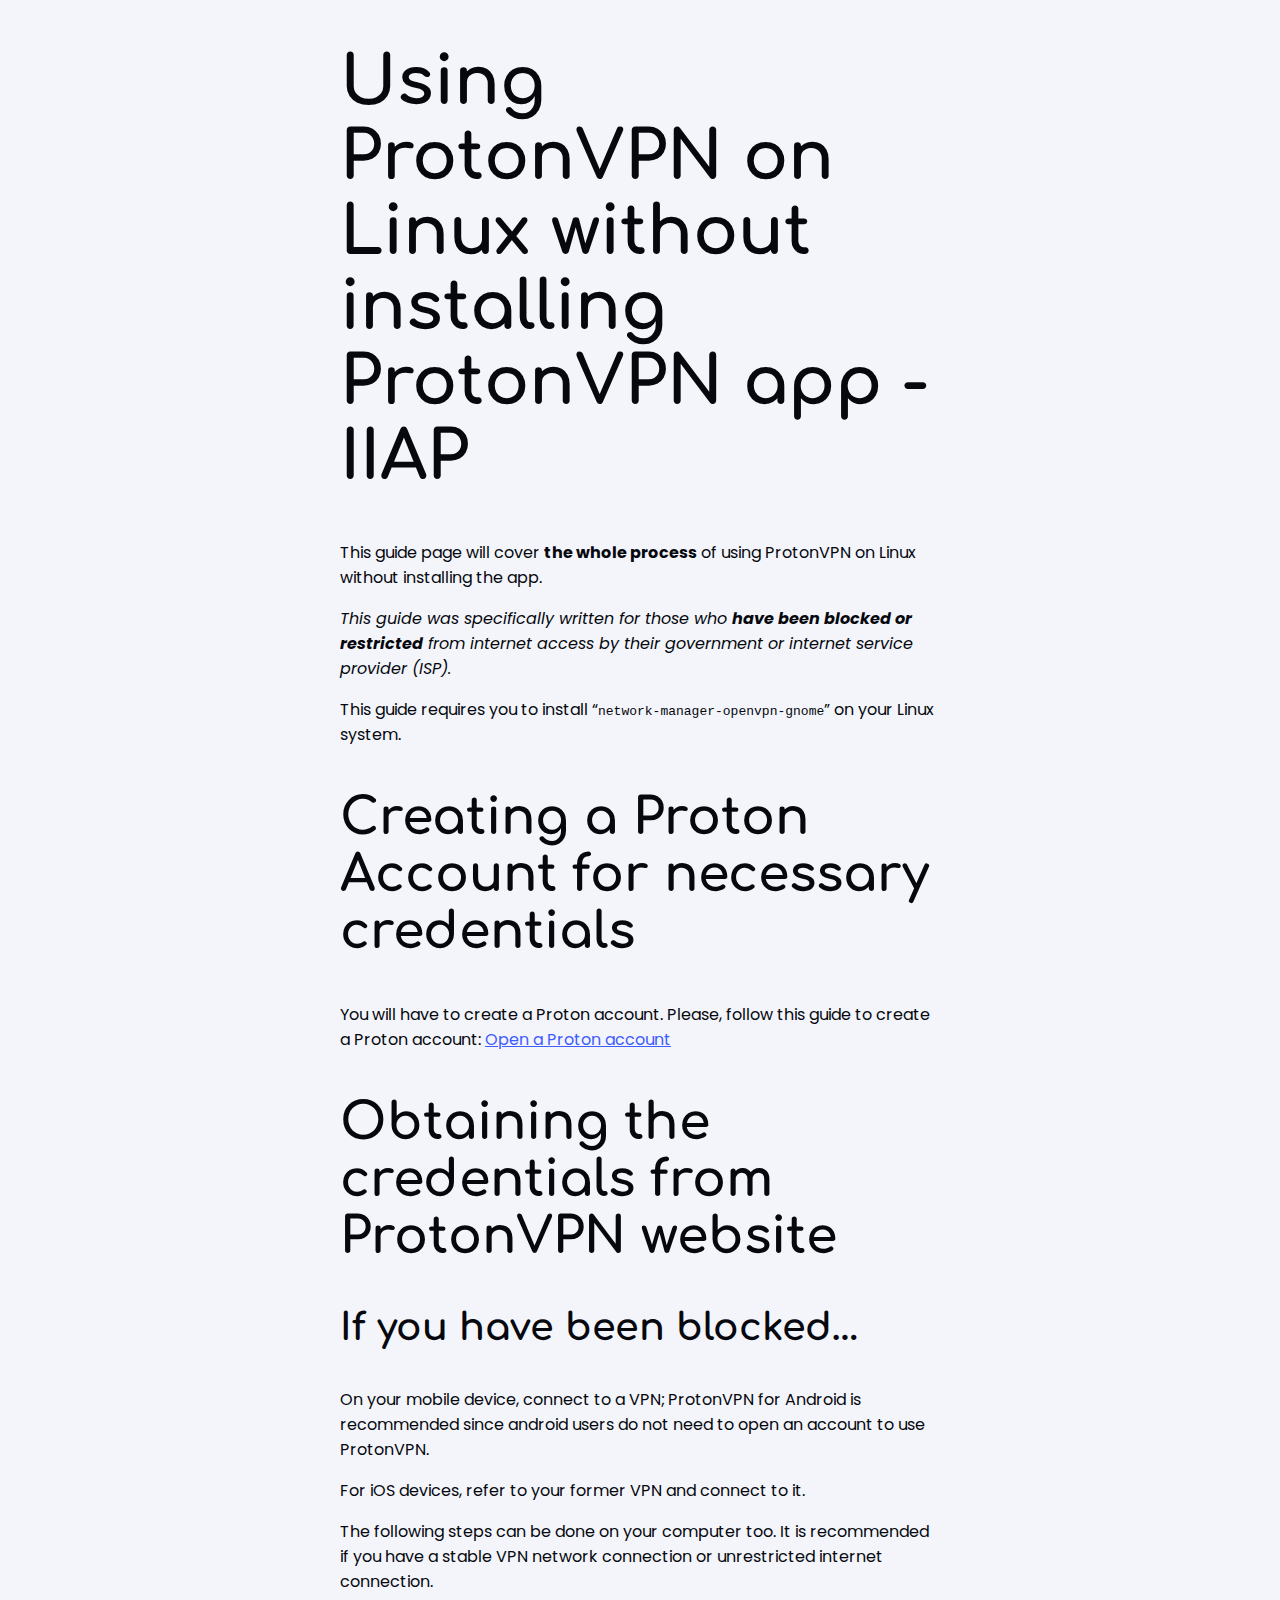
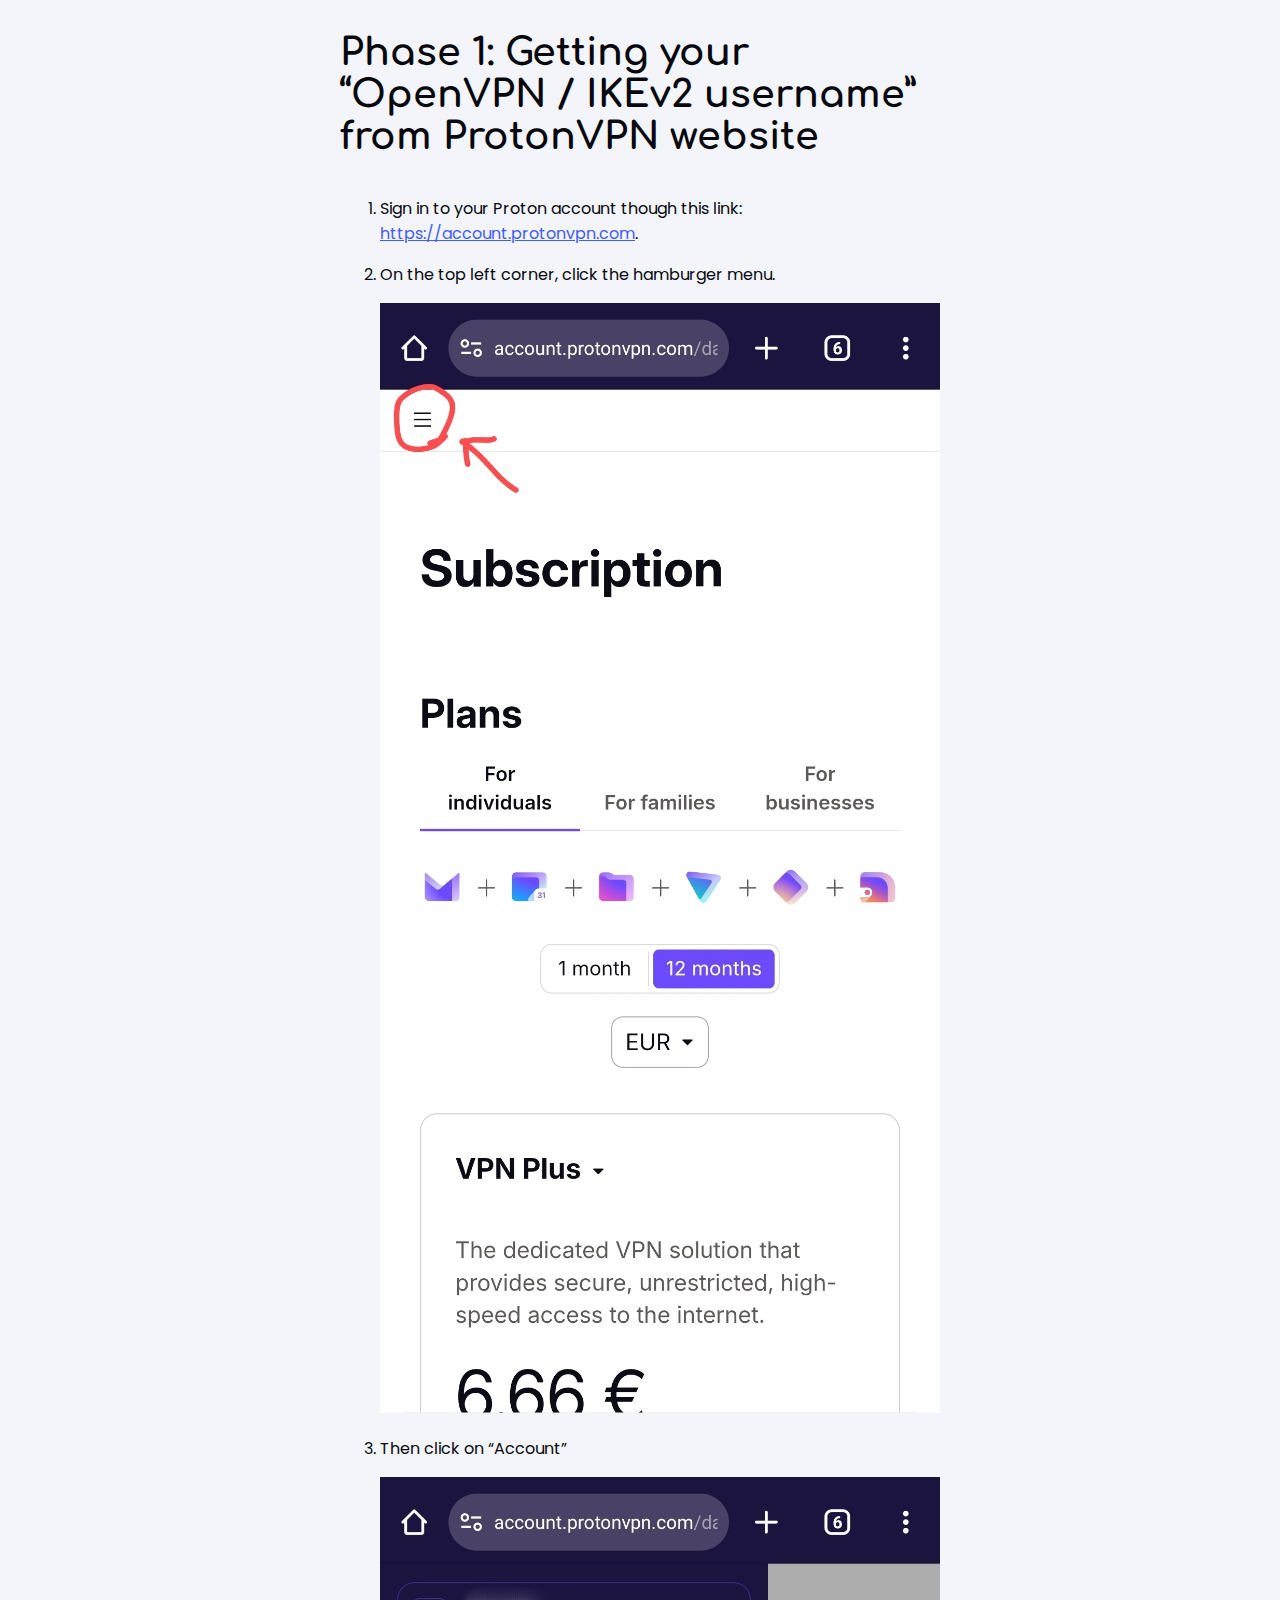
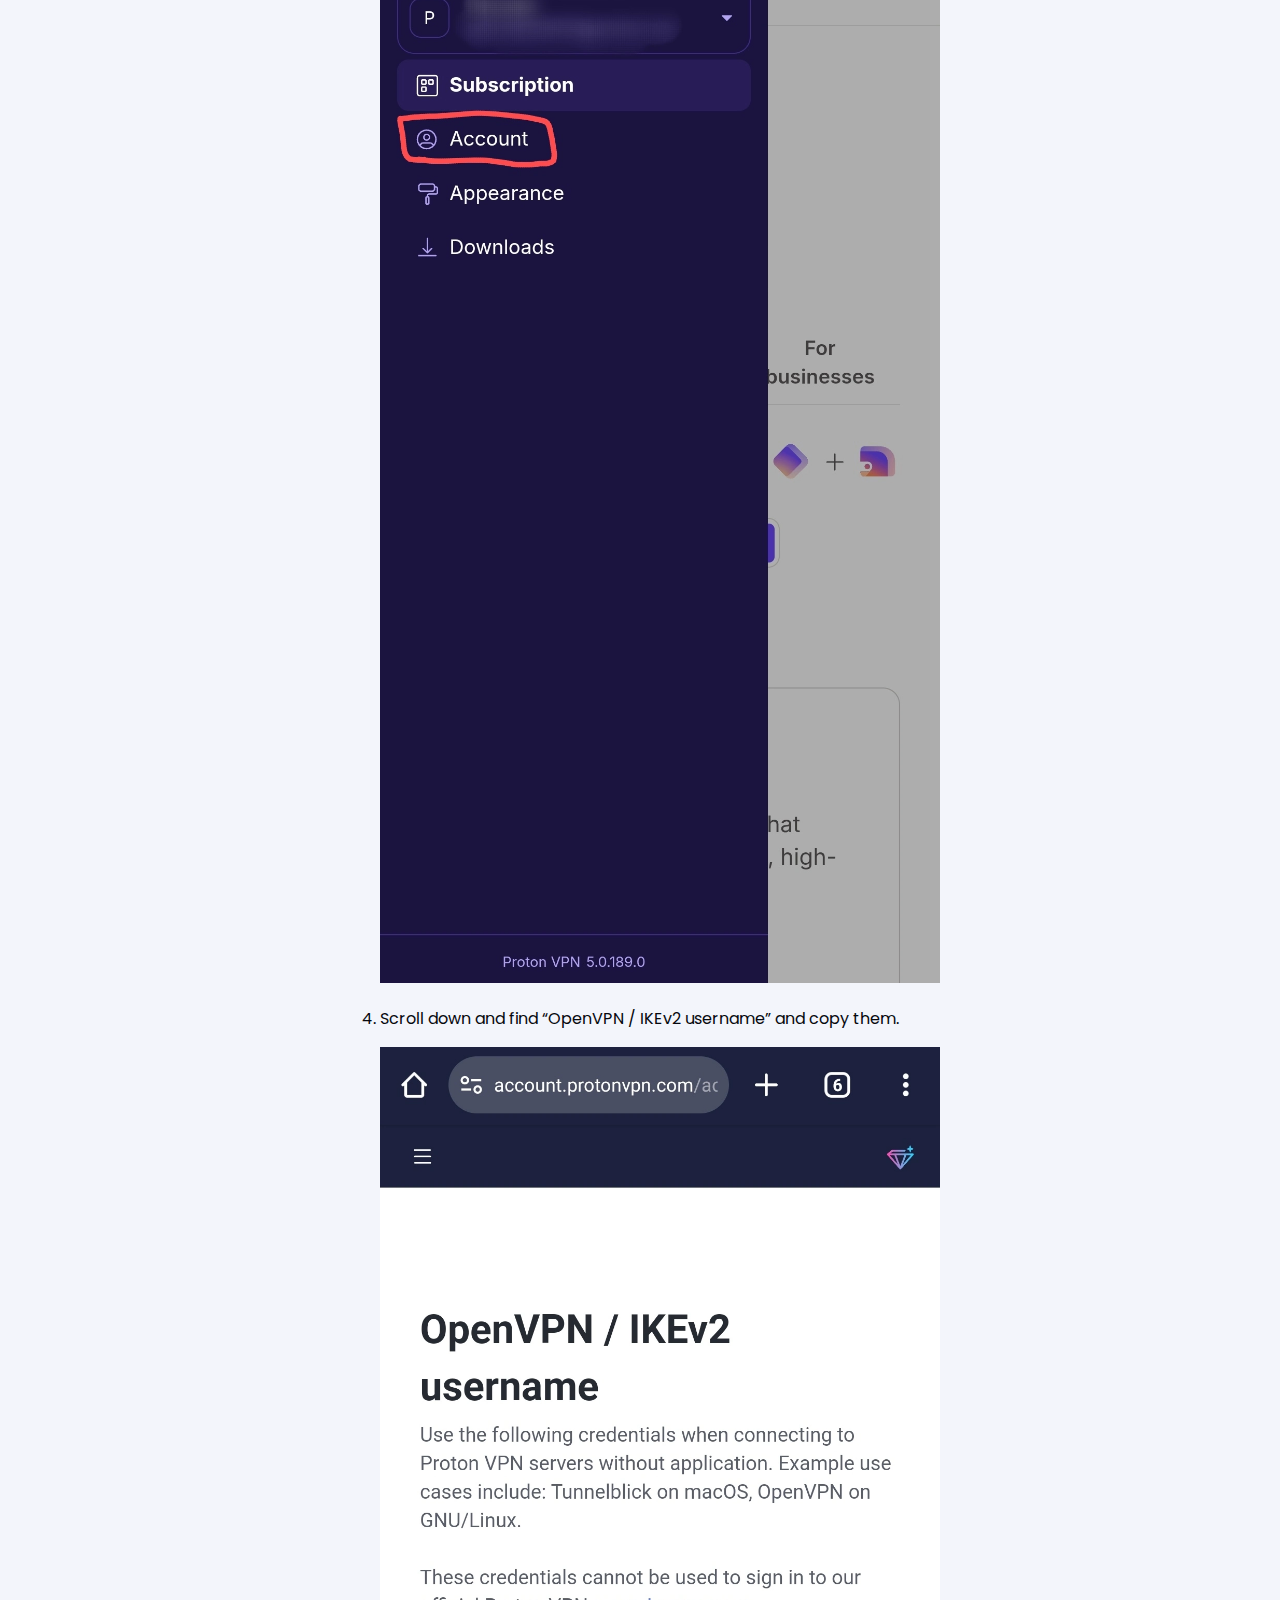
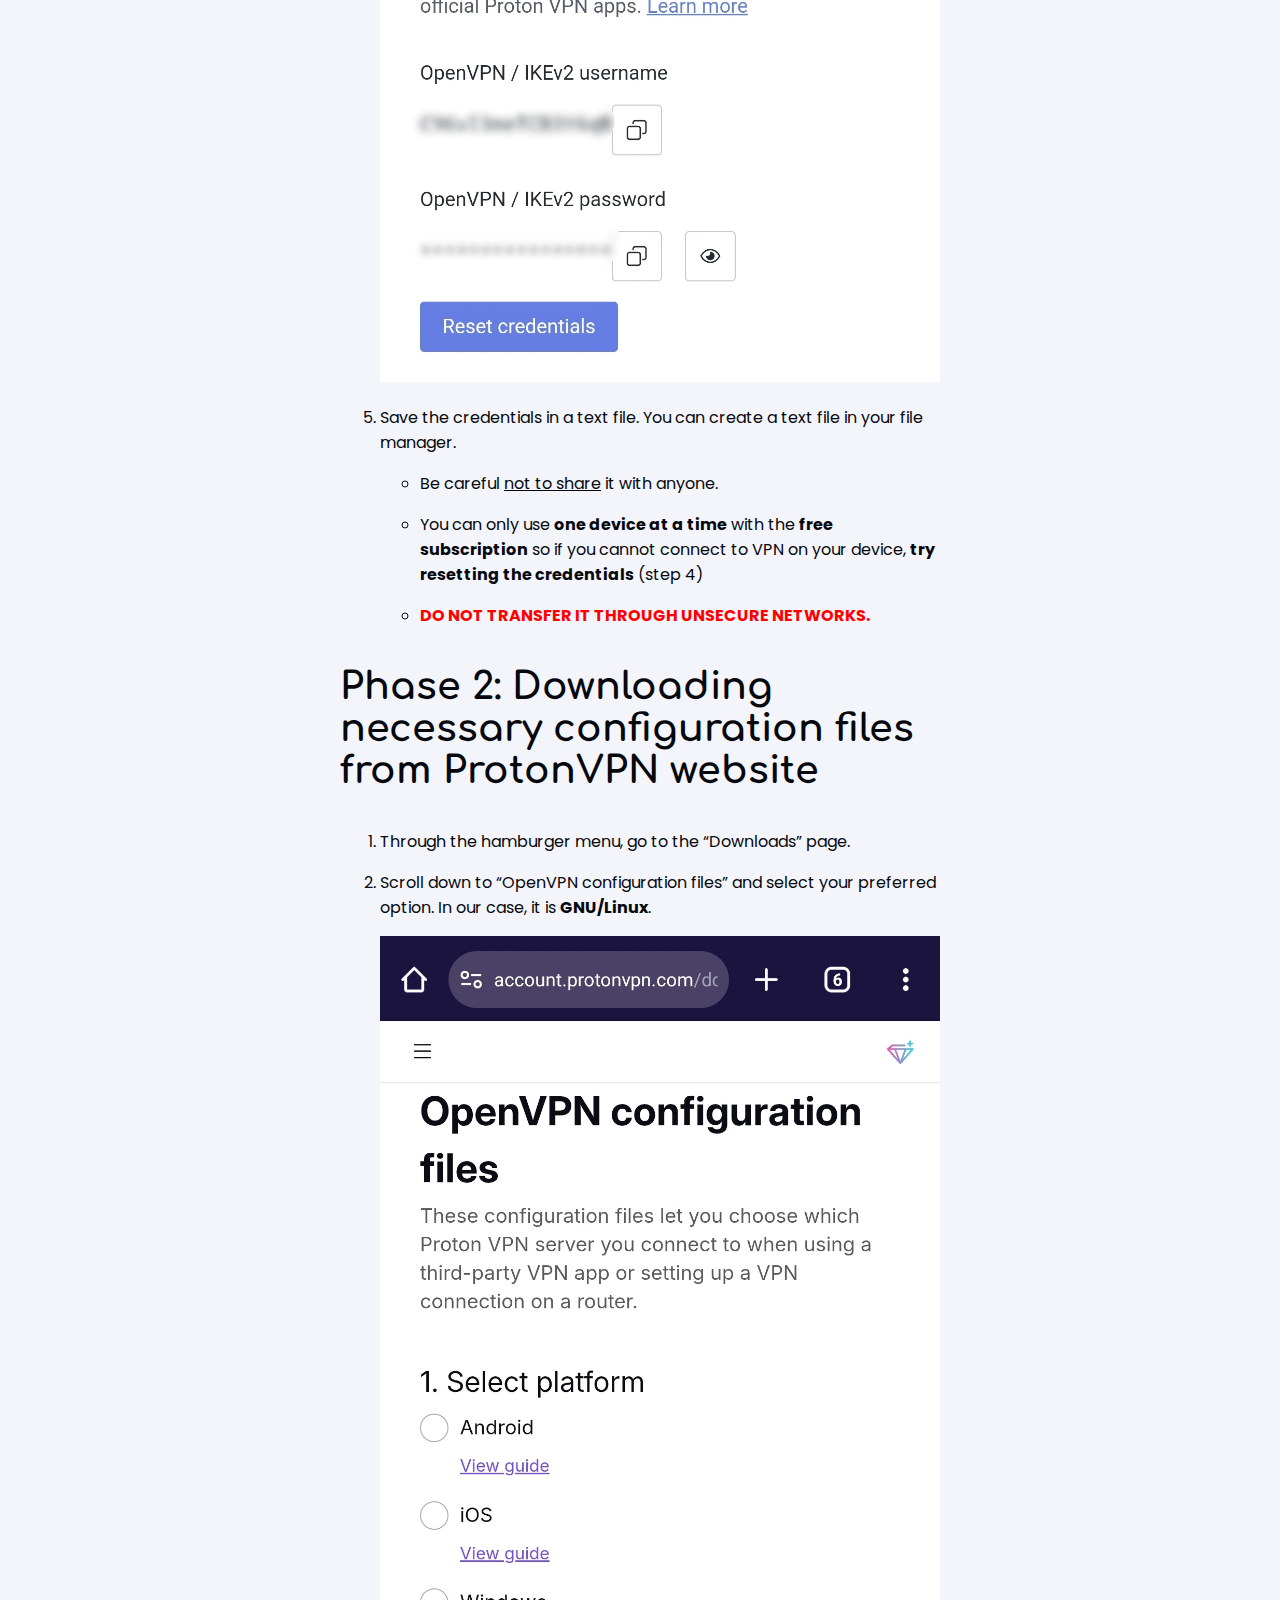
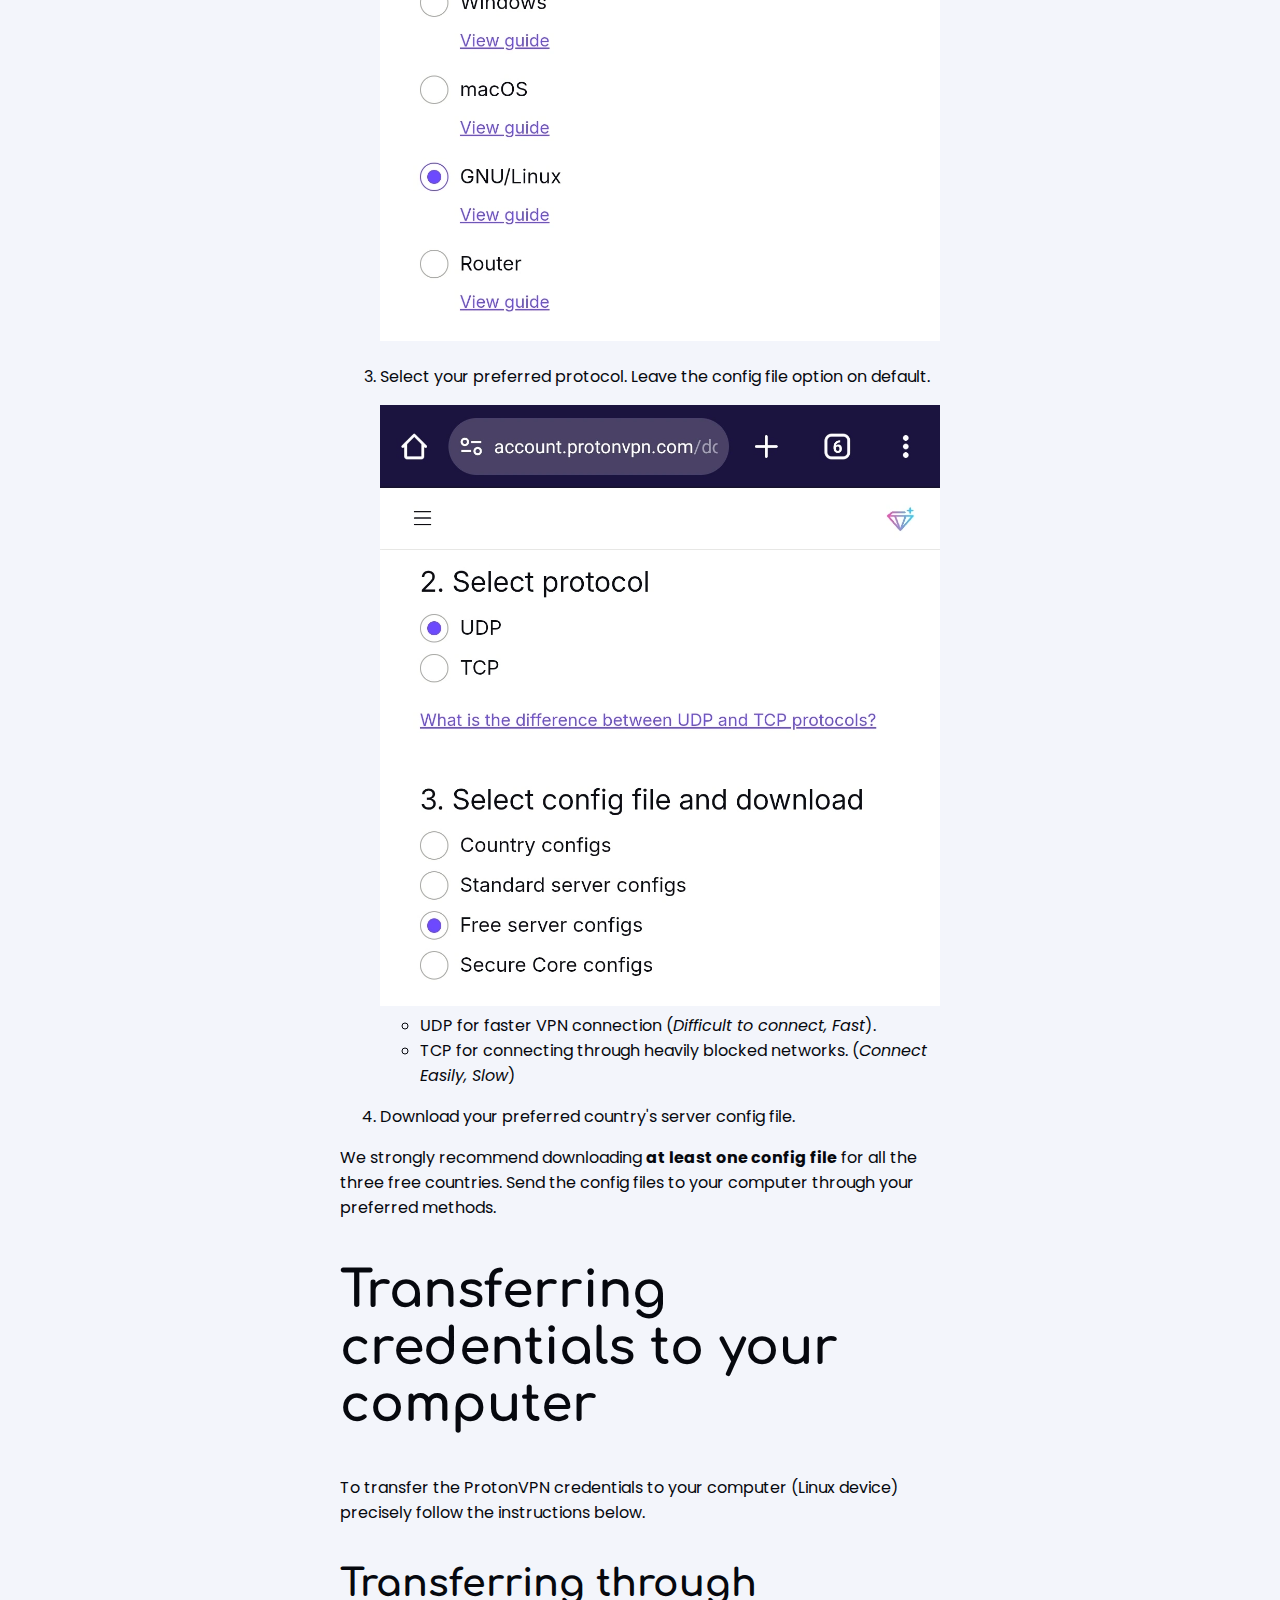
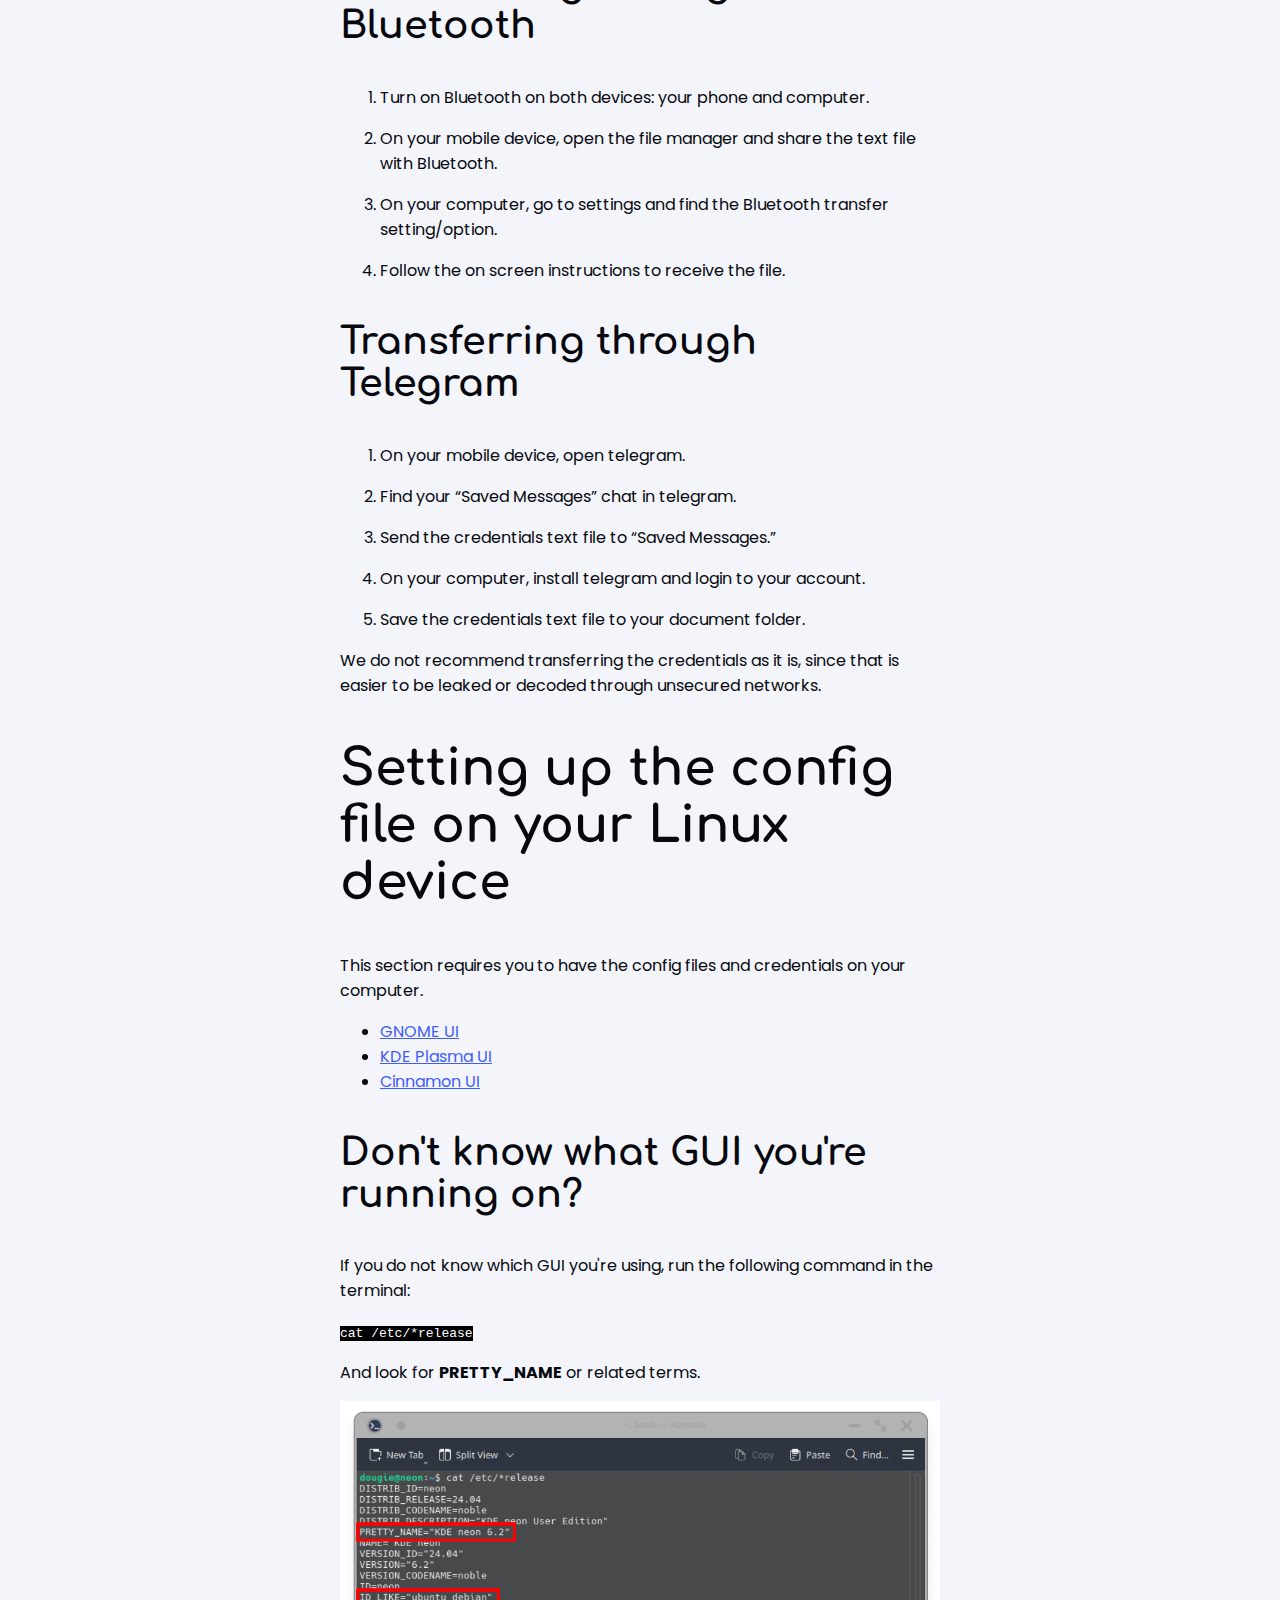
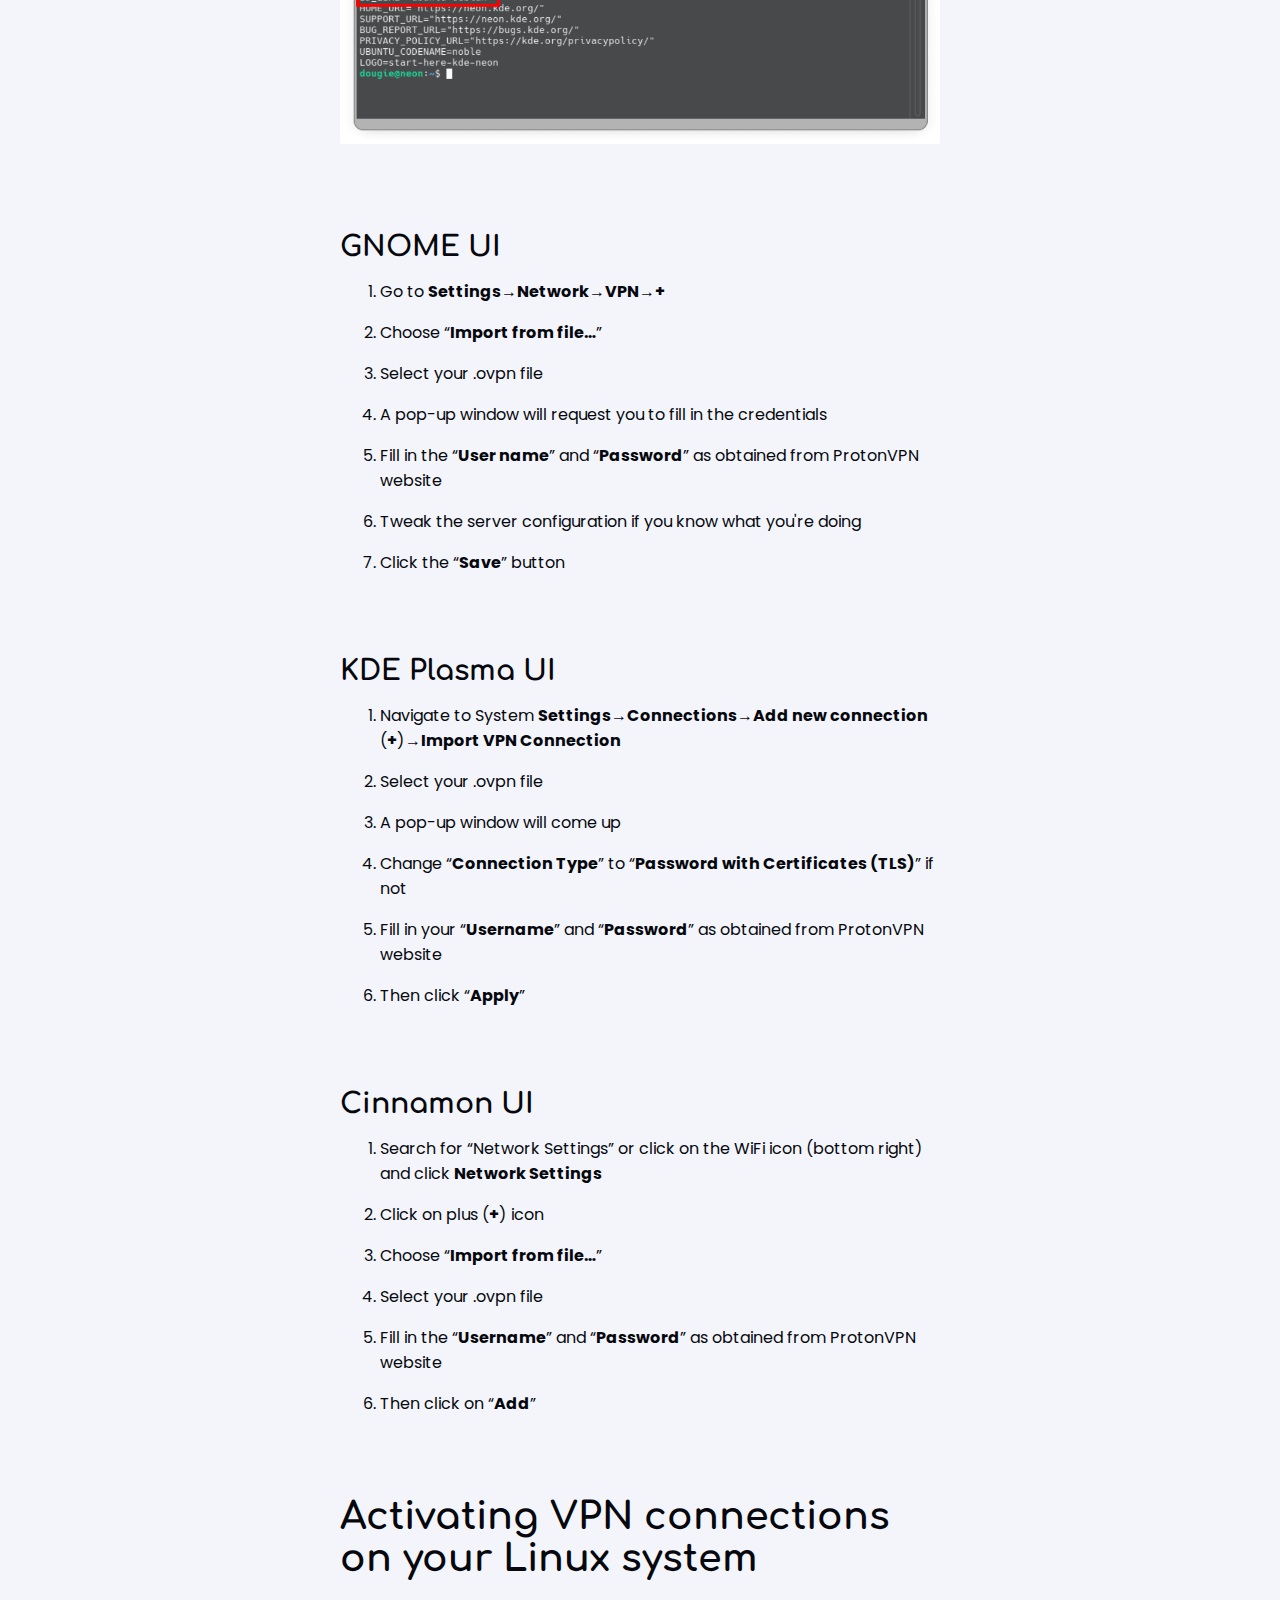
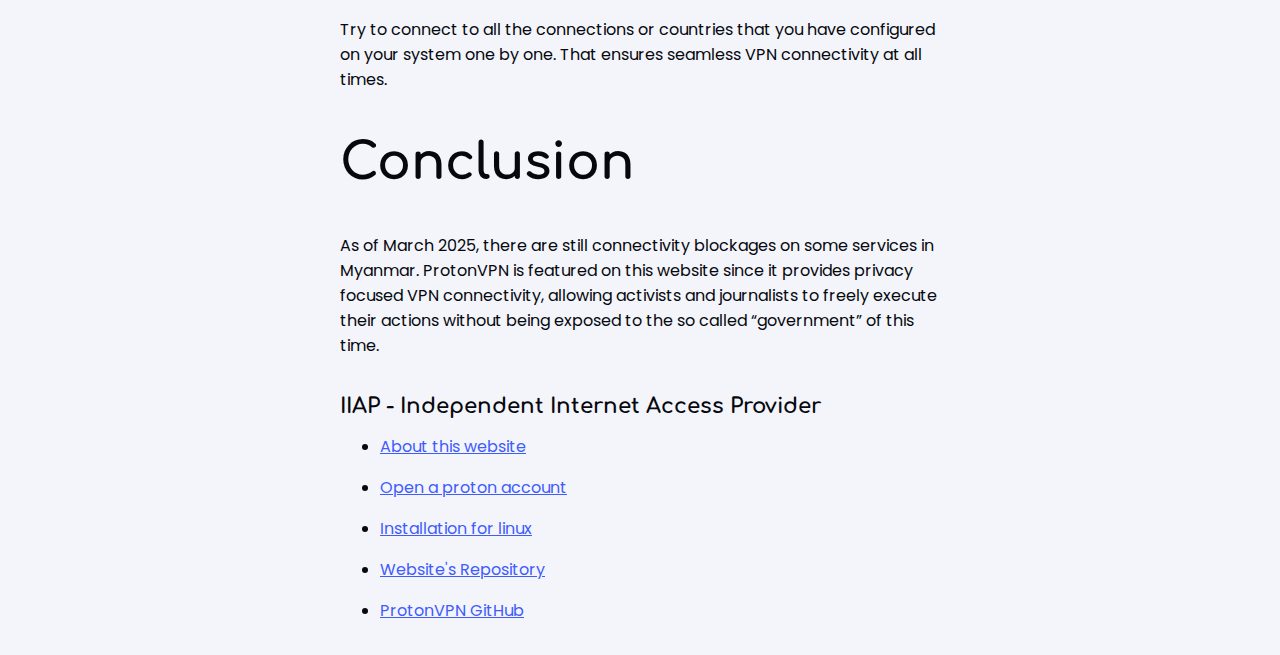
<file: use_protonvpn_without_app_on_linux.html>
<!DOCTYPE html>
<html lang="en">

<head>
    <meta charset="UTF-8">
    <meta name="viewport" content="width=device-width, initial-scale=1.0">
    <title>Using ProtonVPN on Linux without installing ProtonVPN app - IIAP</title>
    <meta name="description" content="A guide on how to use ProtonVPN on Linux without installing ProtonVPN app - IIAP">
    <meta name="keywords"
        content="ProtonVPN, IIAP, internet access, VPN, unlimited bandwidth, no-log policy, multi-platform support">

    <meta property="og:title" content="Using ProtonVPN on Linux without installing ProtonVPN app - IIAP">
    <meta property="og:url" content="https://iiap.vercel.app">
    <meta property="og:image" content="assets/img/thumbnail1.png">
    <meta property="og:type" content="website">
    <meta property="og:description"
        content="A guide on how to use ProtonVPN on Linux without installing ProtonVPN app - IIAP">

    <link rel="stylesheet" href="./src/css/style.css">

    <!-- Comfortaa & Poppins Fonts Import -->
    <link rel="preconnect" href="https://fonts.googleapis.com">
    <link rel="preconnect" href="https://fonts.gstatic.com" crossorigin>
    <link href="https://fonts.googleapis.com/css?family=Comfortaa:700|Poppins:400" rel="stylesheet">

    <!-- website's favicon link -->
    <link rel="shortcut icon" href="favicon.ico" type="image/x-icon">

    <!-- SEO-metadata to schema.org -->
    <meta name=“robots” content=index, nofollow">
    <script type="application/ld+json" id="seo-metadata" tabindex="-1">
		{
		  "@context": "https://schema.org",
		  "@type": "WebSite",
		  "url": "https://iiap.vercel.app/",
		  "potentialAction": {
			"@type": "SearchAction",
			"target": "{search_term_string}",
			"query-input": "required name=search_term_string"
		  },
		  "name": "IIAP - Independent Internet Access Provider",
		  "description": "Access ProtonVPN with unlimited bandwidth, no-log policy, multi-platform support, and Swiss-based privacy protection through IIAP.",
		  "keywords": "ProtonVPN, IIAP, internet access, VPN, unlimited bandwidth, no-log policy, multi-platform support, Swiss-based"
		}
	</script>
</head>

<body>
    <h1>Using ProtonVPN on Linux without installing ProtonVPN app - IIAP</h1>
    <main>
        <article>
            <p>
                This guide page will cover <strong>the whole process</strong> of using ProtonVPN on Linux without
                installing the app.
            </p>
            <p>
                <em>
                    This guide was specifically written for those who <strong>have been blocked or restricted</strong>
                    from internet access by their government or internet service provider (ISP).
                </em>
            </p>
            <p>
                This guide requires you to install “<code>network-manager-openvpn-gnome</code>” on your Linux system.
            </p>
        </article>
        <article>
            <h2>Creating a Proton Account for necessary credentials</h2>
            <p>
                You will have to create a Proton account. Please, follow this guide to create a Proton account:
                <a href="./open_a_proton_account.html" target="_blank"
                    rel="noopener noreferrer">Open a Proton account</a>
            </p>
        </article>
        <article>
            <h2>Obtaining the credentials from ProtonVPN website</h2>
            <h3>If you have been blocked…</h3>
            <p>
                On your mobile device, connect to a VPN; ProtonVPN for Android is recommended since android users do not
                need to open an account to use ProtonVPN.
            </p>
            <p>
                For iOS devices, refer to your former VPN and connect to it.
            </p>
            <p>
                The following steps can be done on your computer too. It is recommended if you have a stable VPN network
                connection or unrestricted internet connection.
            </p>
        </article>
        <article>
            <h3>Phase 1: Getting your “OpenVPN / IKEv2 username” from ProtonVPN website</h3>

            <ol>
                <li>
                    <p>
                        Sign in to your Proton account though this link: <a href="https://account.protonvpn.com"
                            target="_blank" rel="noopener noreferrer">https://account.protonvpn.com</a>.
                    </p>
                </li>
                <li>
                    <p>
                        On the top left corner, click the hamburger menu.
                    </p>
                    <img width="100%" height="auto" src="./assets/img/proton_hamburger_menu.webp"
                        alt="Proton hamburger menu">
                </li>
                <li>
                    <p>
                        Then click on “Account”
                    </p>
                    <img width="100%" height="auto" src="./assets/img/click_on_account.webp" alt='Click on "Account"'>
                </li>
                <li>
                    <p>
                        Scroll down and find “OpenVPN / IKEv2 username” and copy them.
                    </p>
                    <img width="100%" height="auto" src="./assets/img/obtaining_credentials_reset.webp"
                        alt='Find "OpenVPN / IKEv2 username"'>
                </li>
                <li>
                    <p>
                        Save the credentials in a text file. You can create a text file in your file manager.
                    </p>
                    <ul>
                        <li>
                            <p>
                                Be careful <span style="text-decoration: underline solid;">not to share</span> it with
                                anyone.
                            </p>
                        </li>
                        <li>
                            <p>
                                You can only use <strong>one device at a time</strong> with the <strong>free
                                    subscription</strong> so if you cannot connect to VPN on your device, <strong>try
                                    resetting the credentials</strong> (step 4)
                            </p>
                        </li>
                        <li>
                            <p>
                                <strong style="color: red;">DO NOT TRANSFER IT THROUGH UNSECURE NETWORKS.</strong>
                            </p>
                        </li>
                    </ul>
                </li>
            </ol>
        </article>
        <article>
            <h3>Phase 2: Downloading necessary configuration files from ProtonVPN website</h3>
            <ol>
                <li>
                    <p>
                        Through the hamburger menu, go to the “Downloads” page.
                    </p>
                </li>
                <li>
                    <p>
                        Scroll down to “OpenVPN configuration files” and select your preferred option. In our case, it
                        is <strong>GNU/Linux</strong>.
                    </p>
                    <img width="100%" height="auto" src="./assets/img/openvpn_config_files.webp"
                        alt="Select OpenVPN configuration file">
                </li>
                <li>
                    <p>
                        Select your preferred protocol. Leave the config file option on default.
                    </p>
                    <img width="100%" height="auto" src="./assets/img/selecting_protocols.webp"
                        alt="Select your preferred protocol">
                    <ul>
                        <li>UDP for faster VPN connection (<em>Difficult to connect, Fast</em>).</li>
                        <li>TCP for connecting through heavily blocked networks. (<em>Connect Easily, Slow</em>)</li>
                    </ul>
                </li>
                <li>
                    <p>
                        Download your preferred country's server config file.
                    </p>
                </li>
            </ol>
            <p>
                We strongly recommend downloading <strong>at least one config file</strong> for all the three free
                countries.
                Send the config files to your computer through your preferred methods.
            </p>
        </article>
        <article>
            <h2>Transferring credentials to your computer</h2>
            <p>
                To transfer the ProtonVPN credentials to your computer (Linux device) precisely follow the instructions
                below.
            </p>
            <h3>Transferring through Bluetooth</h3>
            <ol>
                <li>
                    <p>
                        Turn on Bluetooth on both devices: your phone and computer.
                    </p>
                </li>
                <li>
                    <p>
                        On your mobile device, open the file manager and share the text file with Bluetooth.
                    </p>
                </li>
                <li>
                    <p>
                        On your computer, go to settings and find the Bluetooth transfer setting/option.
                    </p>
                </li>
                <li>
                    <p>
                        Follow the on screen instructions to receive the file.
                    </p>
                </li>
            </ol>

            <h3>Transferring through Telegram </h3>
            <ol>
                <li>
                    <p>
                        On your mobile device, open telegram.
                    </p>
                </li>
                <li>
                    <p>
                        Find your “Saved Messages” chat in telegram.
                    </p>
                </li>
                <li>
                    <p>
                        Send the credentials text file to “Saved Messages.”
                    </p>
                </li>
                <li>
                    <p>
                        On your computer, install telegram and login to your account.
                    </p>
                </li>
                <li>
                    <p>
                        Save the credentials text file to your document folder.
                    </p>
                </li>
            </ol>
            <p>
                We do not recommend transferring the credentials as it is, since that is easier to be leaked or decoded
                through unsecured networks.
            </p>
        </article>
        <article>
            <h2>Setting up the config file on your Linux device</h2>
            <p>
                This section requires you to have the config files and credentials on your computer.
            <ul>
                <li><a href="#GNOMEUI">GNOME UI</a></li>
                <li><a href="#KDEPlasmaUI">KDE Plasma UI</a></li>
                <li><a href="#CinnamonUI">Cinnamon UI</a></li>
            </ul>
            </p>
            <section>
                <h3>Don't know what GUI you're running on?</h3>
                <p>
                    If you do not know which GUI you're using, run the following command in the terminal:
                </p>

                <code style="background-color: #000; color: #fff;">cat /etc/*release</code>

                <p>And look for <strong>PRETTY_NAME</strong> or related terms.</p>
                <img width="100%" height="auto" src="./assets/ofc-img/linux-version-1-2.png" alt="Check linux distro">
            </section>
            <section>
                <h4 id="GNOMEUI">GNOME UI</h4>
                <ol>
                    <li>
                        <p>Go to
                            <strong>Settings</strong>→⁠<strong>Network</strong>→<strong>VPN</strong>→<strong>+</strong>
                        </p>
                    </li>
                    <li>
                        <p>Choose “<strong>Import from file…</strong>”</p>
                    </li>
                    <li>
                        <p>Select your .ovpn file</p>
                    </li>
                    <li>
                        <p>A pop-up window will request you to fill in the credentials</p>
                    </li>
                    <li>
                        <p>Fill in the “<strong>User name</strong>” and “<strong>Password</strong>” as obtained from
                            ProtonVPN website</p>
                    </li>
                    <li>
                        <p>Tweak the server configuration if you know what you're doing</p>
                    </li>
                    <li>
                        <p>Click the “<strong>Save</strong>” button</p>
                    </li>
                </ol>
            </section>
            <section>
                <h4 id="KDEPlasmaUI">KDE Plasma UI</h4>
                <ol>
                    <li>
                        <p>Navigate to System <strong>Settings</strong>→<strong>Connections</strong>→<strong>Add new
                                connection</strong> (<strong>+</strong>)→<strong>Import VPN Connection</strong></p>
                    </li>
                    <li>
                        <p>Select your .ovpn file</p>
                    </li>
                    <li>
                        <p>A pop-up window will come up</p>
                    </li>
                    <li>
                        <p>Change “<strong>Connection Type</strong>” to “<strong>Password with Certificates
                                (TLS)</strong>” if not</p>
                    </li>
                    <li>
                        <p>Fill in your “<strong>Username</strong>” and “<strong>Password</strong>” as obtained from
                            ProtonVPN website</p>
                    </li>
                    <li>
                        <p>Then click “<strong>Apply</strong>”</p>
                    </li>
                </ol>
            </section>
            <section>
                <h4 id="CinnamonUI">Cinnamon UI</h4>
                <ol>
                    <li>
                        <p>Search for “Network Settings” or click on the WiFi icon (bottom right) and click
                            <strong>Network Settings</strong>
                        </p>
                    </li>
                    <li>
                        <p>Click on plus (<strong>+</strong>) icon</p>
                    </li>
                    <li>
                        <p>Choose “<strong>Import from file…</strong>”</p>
                    </li>
                    <li>
                        <p>Select your .ovpn file</p>
                    </li>
                    <li>
                        <p>Fill in the “<strong>Username</strong>” and “<strong>Password</strong>” as obtained from
                            ProtonVPN website</p>
                    </li>
                    <li>
                        <p>Then click on “<strong>Add</strong>”</p>
                    </li>
                </ol>
            </section>
        </article>
        <article>
            <h3>Activating VPN connections on your Linux system</h3>
            <p>
                Try to connect to all the connections or countries that you have configured on your system one by one.
                That ensures seamless VPN connectivity at all times.
            </p>
        </article>
        <article>
            <h2>Conclusion</h2>
            <p>
                As of March 2025, there are still connectivity blockages on some services in Myanmar. ProtonVPN is featured on
                this website since it provides privacy focused VPN connectivity, allowing activists and journalists to
                freely execute their actions without being exposed to the so called “government” of this time.
            </p>
        </article>

    </main>
    <footer>
        <h5>IIAP - Independent Internet Access Provider</h5>
        <ul class="footer-links">
            <li><a href="./about.html">About this website</a></li>
            <li><a href="./open_a_proton_account.html">Open a proton account</a></li>
            <li><a href="./installation_for_linux.html">Installation for linux</a></li>
            <li><a target="_blank" href="https://github.com/ppzh0/protonvpn">Website's Repository</a></li>
            <li><a target="_blank" href="https://github.com/ProtonVPN">ProtonVPN GitHub</a></li>
        </ul>
    </footer>

</body>

</html>
</file>
<file: src/css/style.css>
@media (prefers-color-scheme: light) {
    :root {
        --text: hsl(231, 37%, 4%);
        --background: hsl(227, 53%, 97%);
        --primary: hsl(231, 68%, 54%);
        --secondary: hsl(231, 83%, 74%);
        --accent: hsl(231, 98%, 62%);
        --warn: hsla(60, 100%, 50%, 0.757);

        --special-link: hsla(0, 0%, 100%, 0.8);
    }
}

@media (prefers-color-scheme: dark) {
    :root {
        --text: hsl(233, 40%, 96%);
        --background: hsla(231, 47%, 3%);
        --primary: hsl(231, 68%, 46%);
        --secondary: hsl(231, 83%, 26%);
        --accent: hsl(231, 98%, 38%);
        --warn: hsla(60, 100%, 58%, 0.705);
    }
}

*,
*::before,
*::after {
    box-sizing: border-box;

    /* extra UI properties */
    transition: all .3s ease-in-out;
    scroll-padding-top: 2rem;

    /* https://www.reddit.com/r/webdev/comments/bk9ey2/do_you_prefer_websites_that_use_smoothscrolling/ */
    /* some people don't agree on using smooth-scrolling */
    /* scroll-behavior: smooth; */

    /* outline: 1px solid green; */
}

a:link {
    color: var(--accent);
}

body {
    background-color: var(--background);
    color: var(--text);

    width: min(600px, calc(100% + 70px));
    margin: 0 auto;
    font-family: 'Poppins';
    font-weight: 400;
}

section {
    margin-bottom: 5rem;
}

h1,
h2,
h3,
h4,
h5 {
    font-family: 'Comfortaa';
    font-weight: 700;
}

html {
    font-size: 100%;
}

/* 16px */

h1 {
    font-size: 4.210rem;
}

h2 {
    font-size: 3.158rem;
}

h3 {
    font-size: 2.369rem;
}

h4,
h5 {
    padding-bottom: 0;
    margin-bottom: 0;
}

h4 {
    font-size: 1.777rem;
}

h5 {
    font-size: 1.333rem;
}

small {
    font-size: 0.750rem;
}

/* link button styles */
#sources ul,
#sources ul li {
    list-style: none;
    padding-inline-start: 0;
}

section#sources ul {
    display: grid;
    grid-template-columns: repeat(2, 1fr);
    gap: 1.5rem;
}

section#sources li a,
.special-btn {
    display: block;
    text-align: center;
    padding: .375rem .75rem;
    border-radius: .25rem;

    color: var(--text);
    background-color: var(--secondary);
    text-decoration: none;
}

.wrapper {
    display: grid;
    grid-template-columns: repeat(2, 1fr);
    justify-items: start;
    align-items: center;

    & #disclaimerBtn {
        backdrop-filter: blur(0.385rem);
        border-radius: 50%;
        outline: 1px solid hsl(60, 100%, 50%);

        & a {
            padding: .3rem;
            display: grid;
            place-items: center;
        }
    }
}

section#sources li:first-child>a {
    background-color: var(--accent);
    color: var(--special-link);
}

section#sources li a:hover {
    transform: translate(0, -3px);
    box-shadow: 0 20px 80px -10px var(--accent);
}

ul.footer-links {
    display: grid;
    grid-template-columns: repeat(auto-fill, minmax(300px, 1fr));

    & li {
        margin-bottom: 1rem;
    }
}

@media screen and (max-width: 600px) {
    body {
        width: min(380px, calc(100% + 70px));

        & h1 {
            font-size: 3.5rem;
        }
    }

    section#sources ul {
        grid-template-columns: repeat(2, 1fr);
    }
}
</file>
